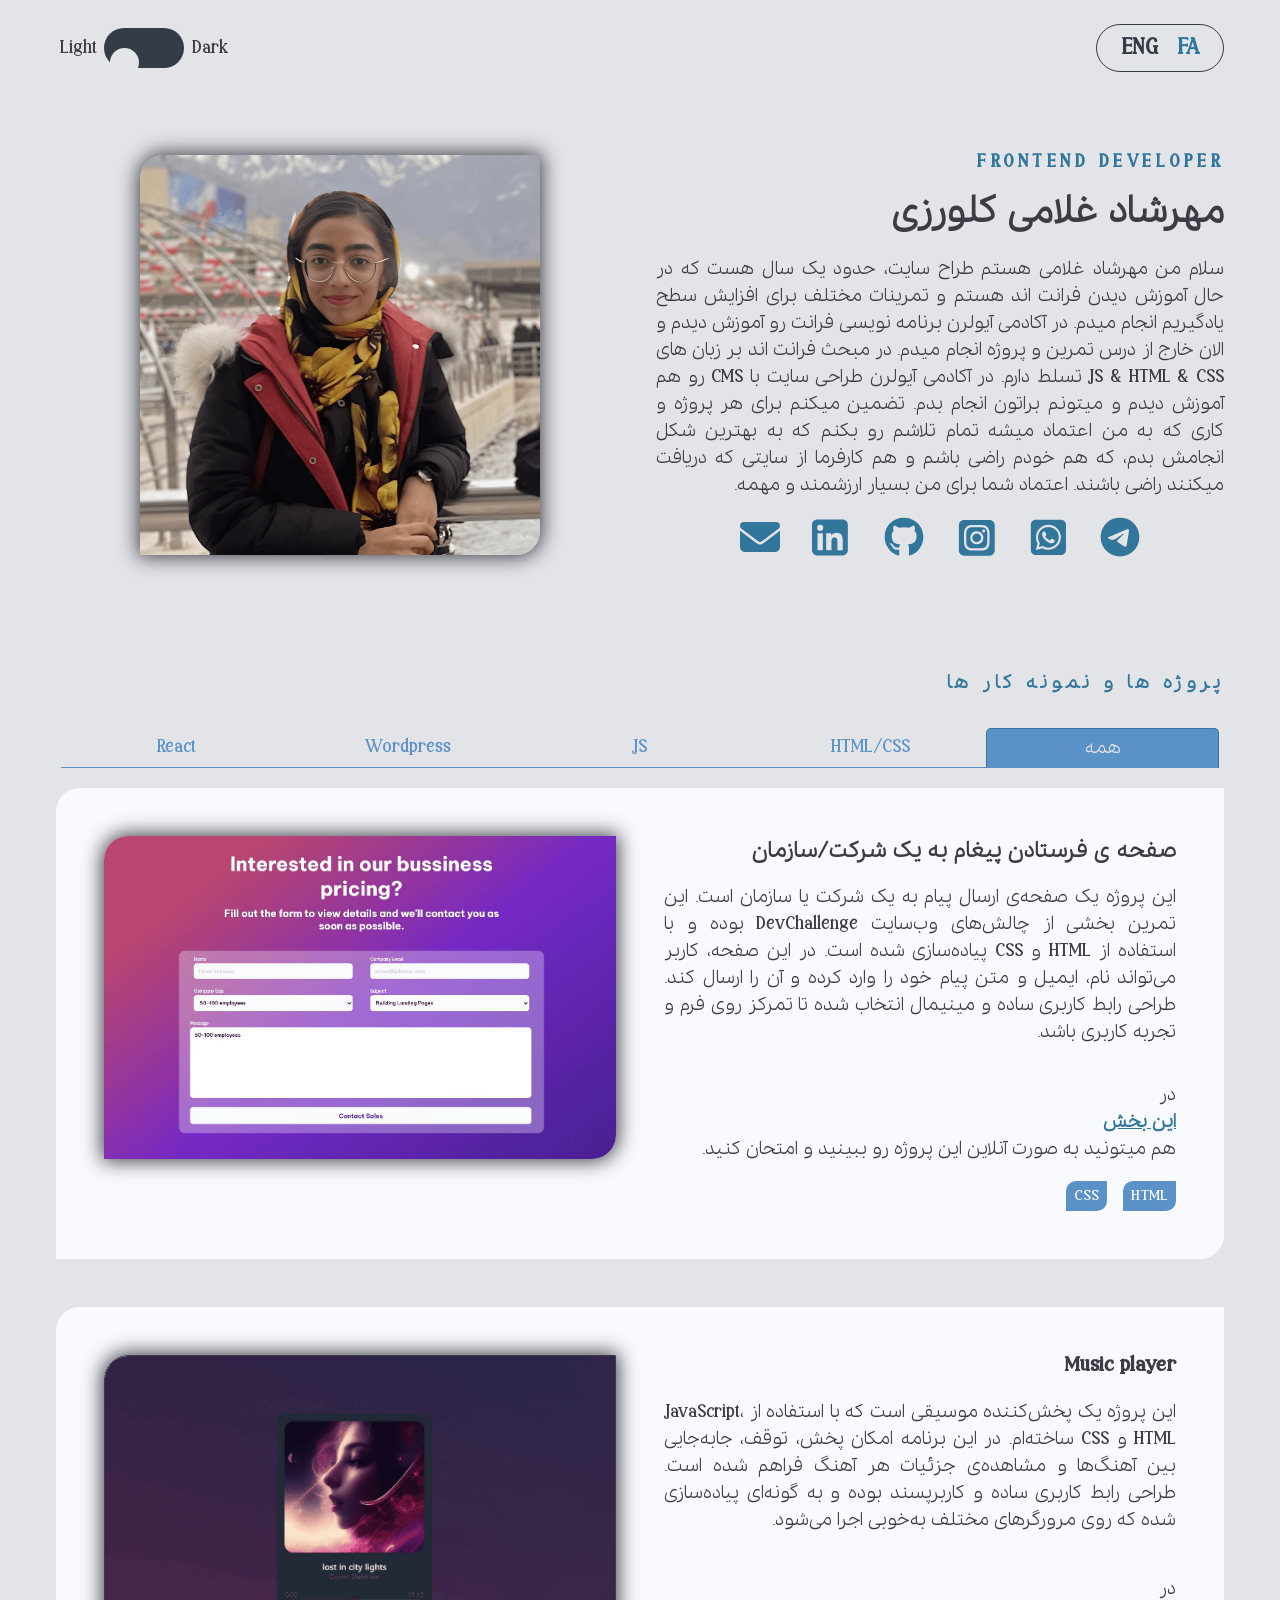
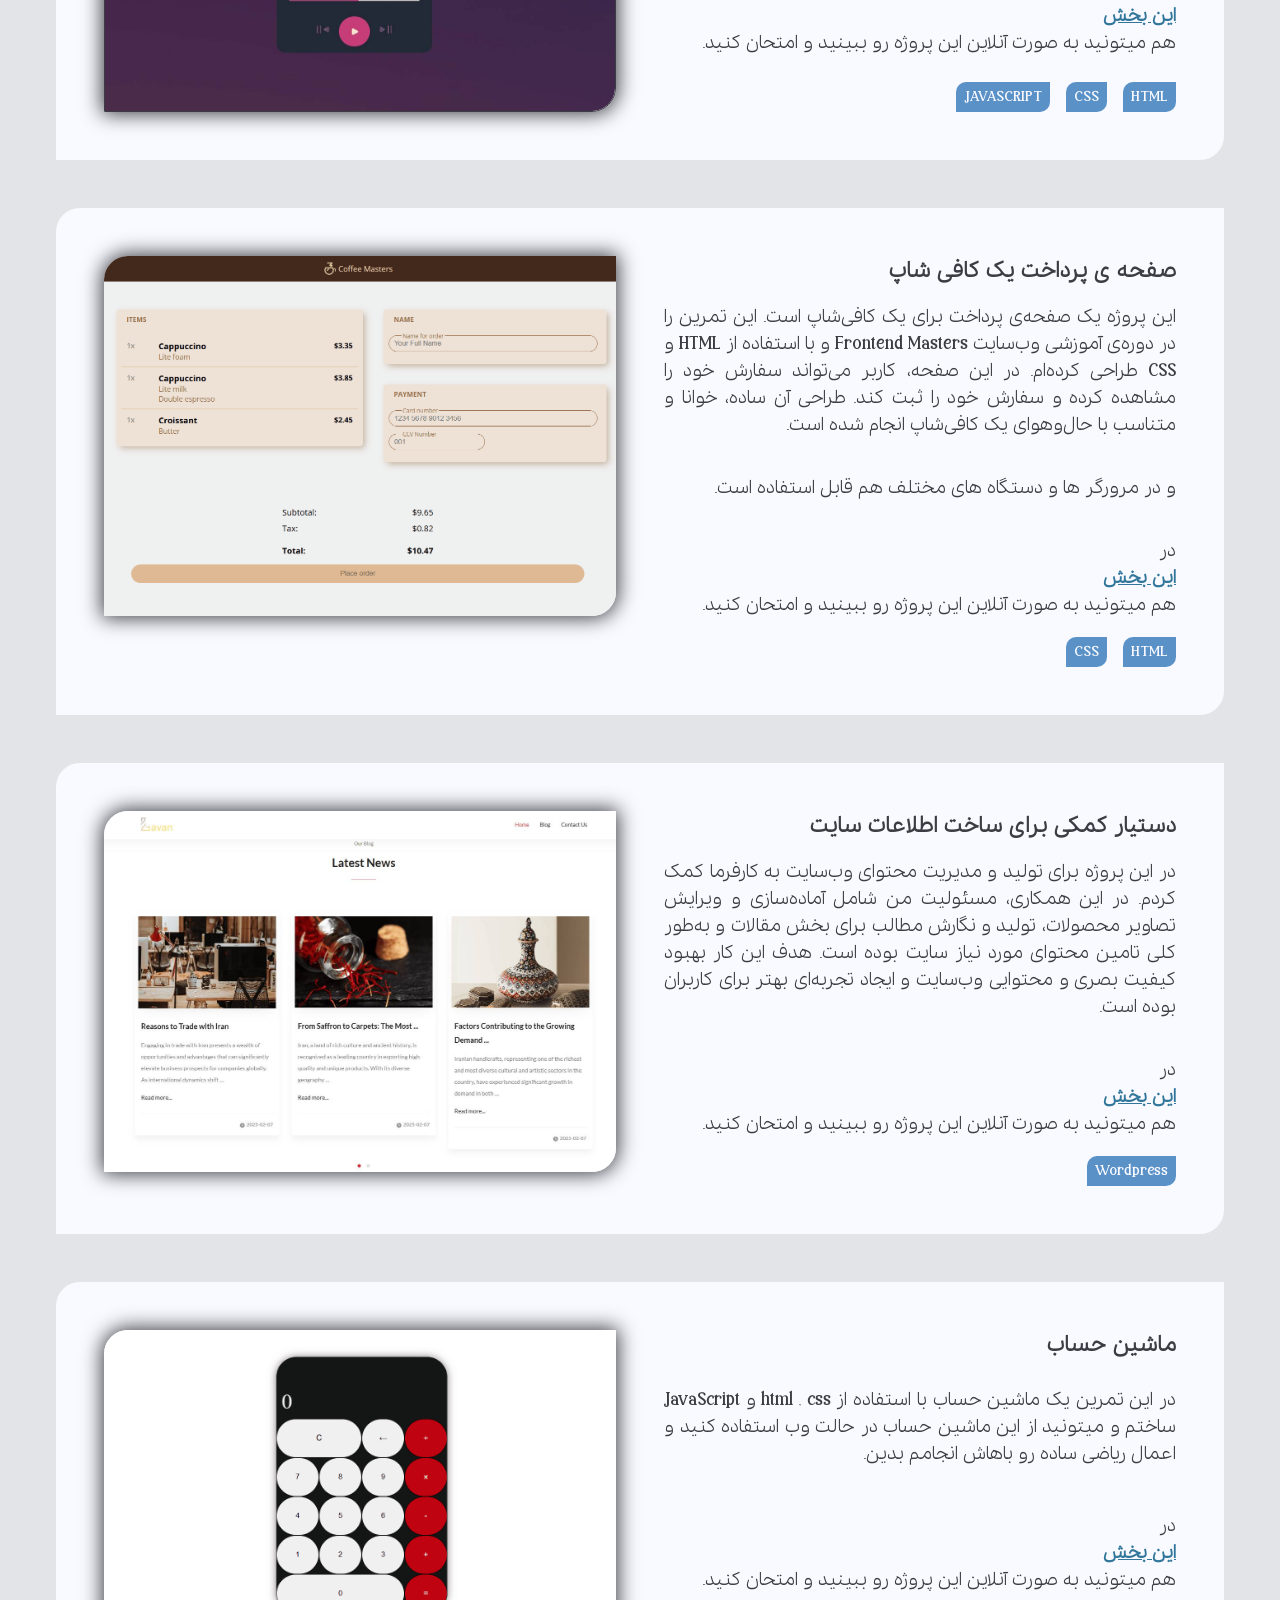
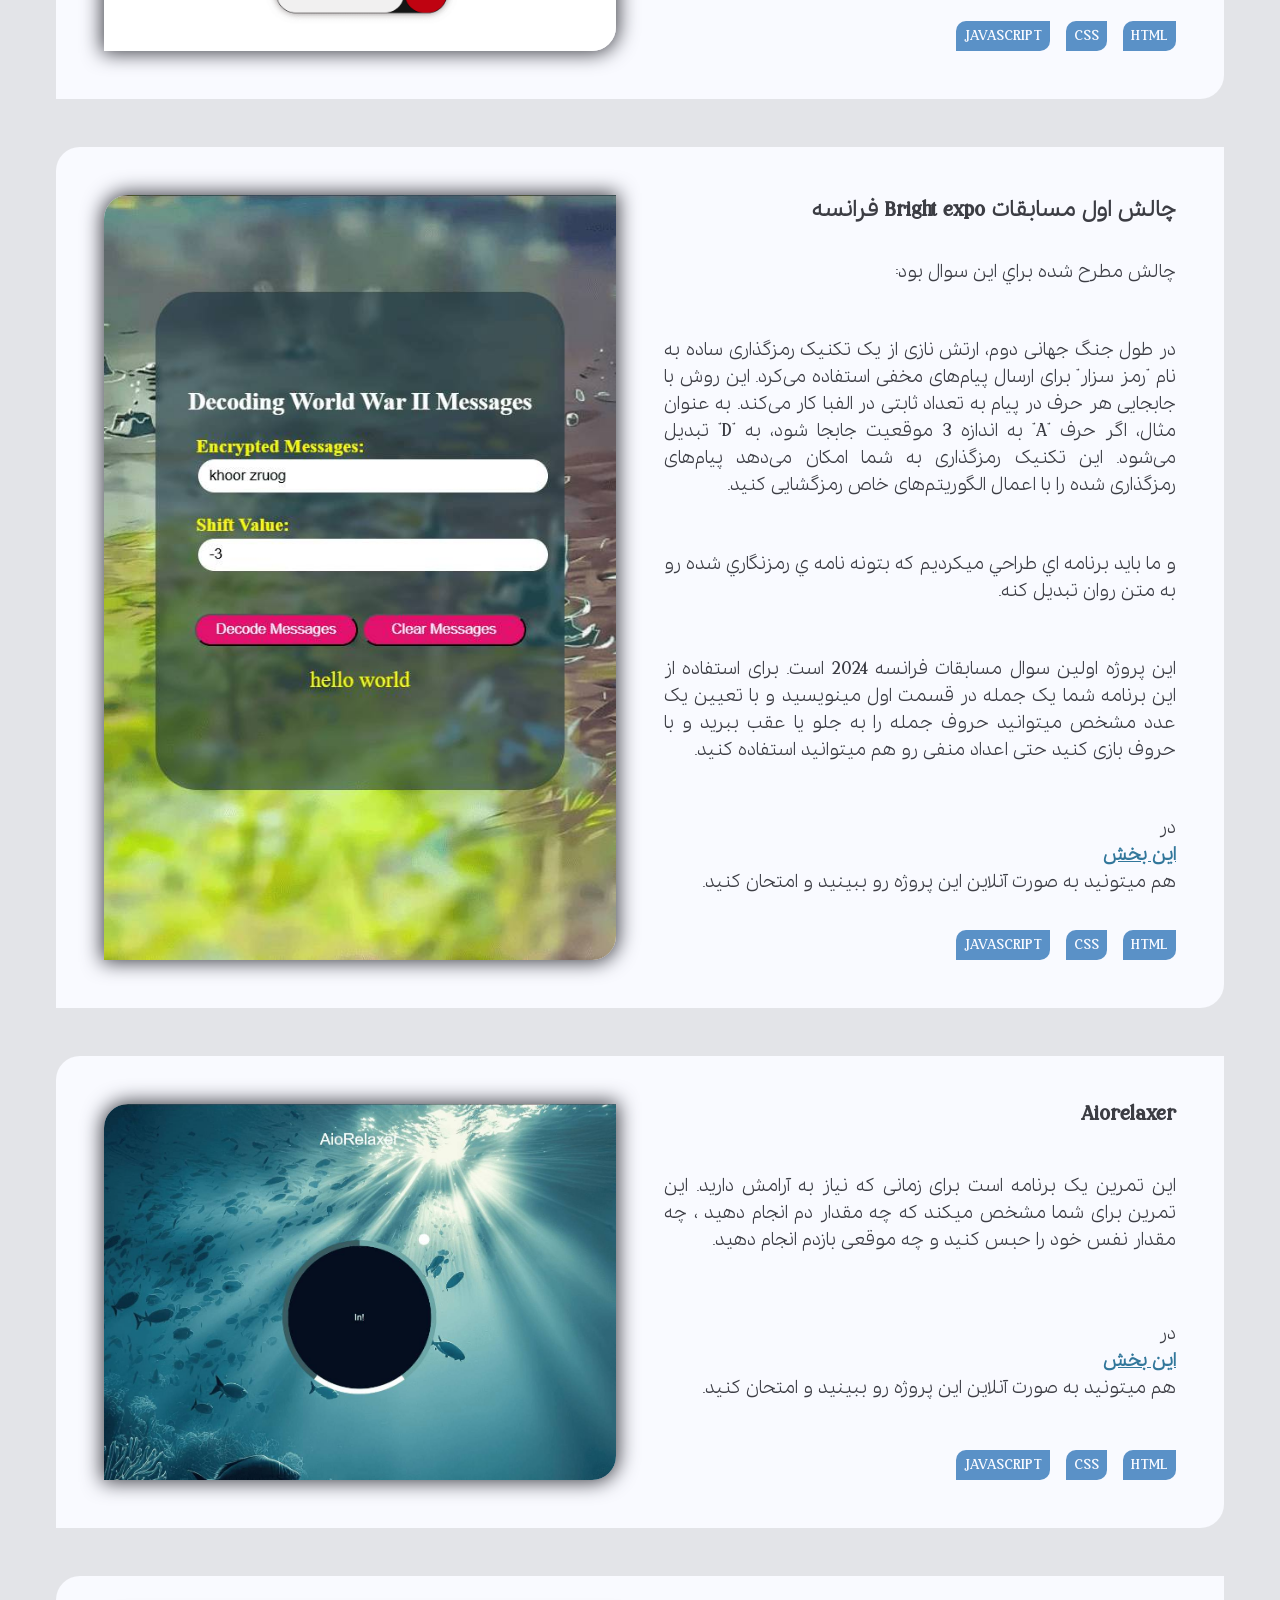
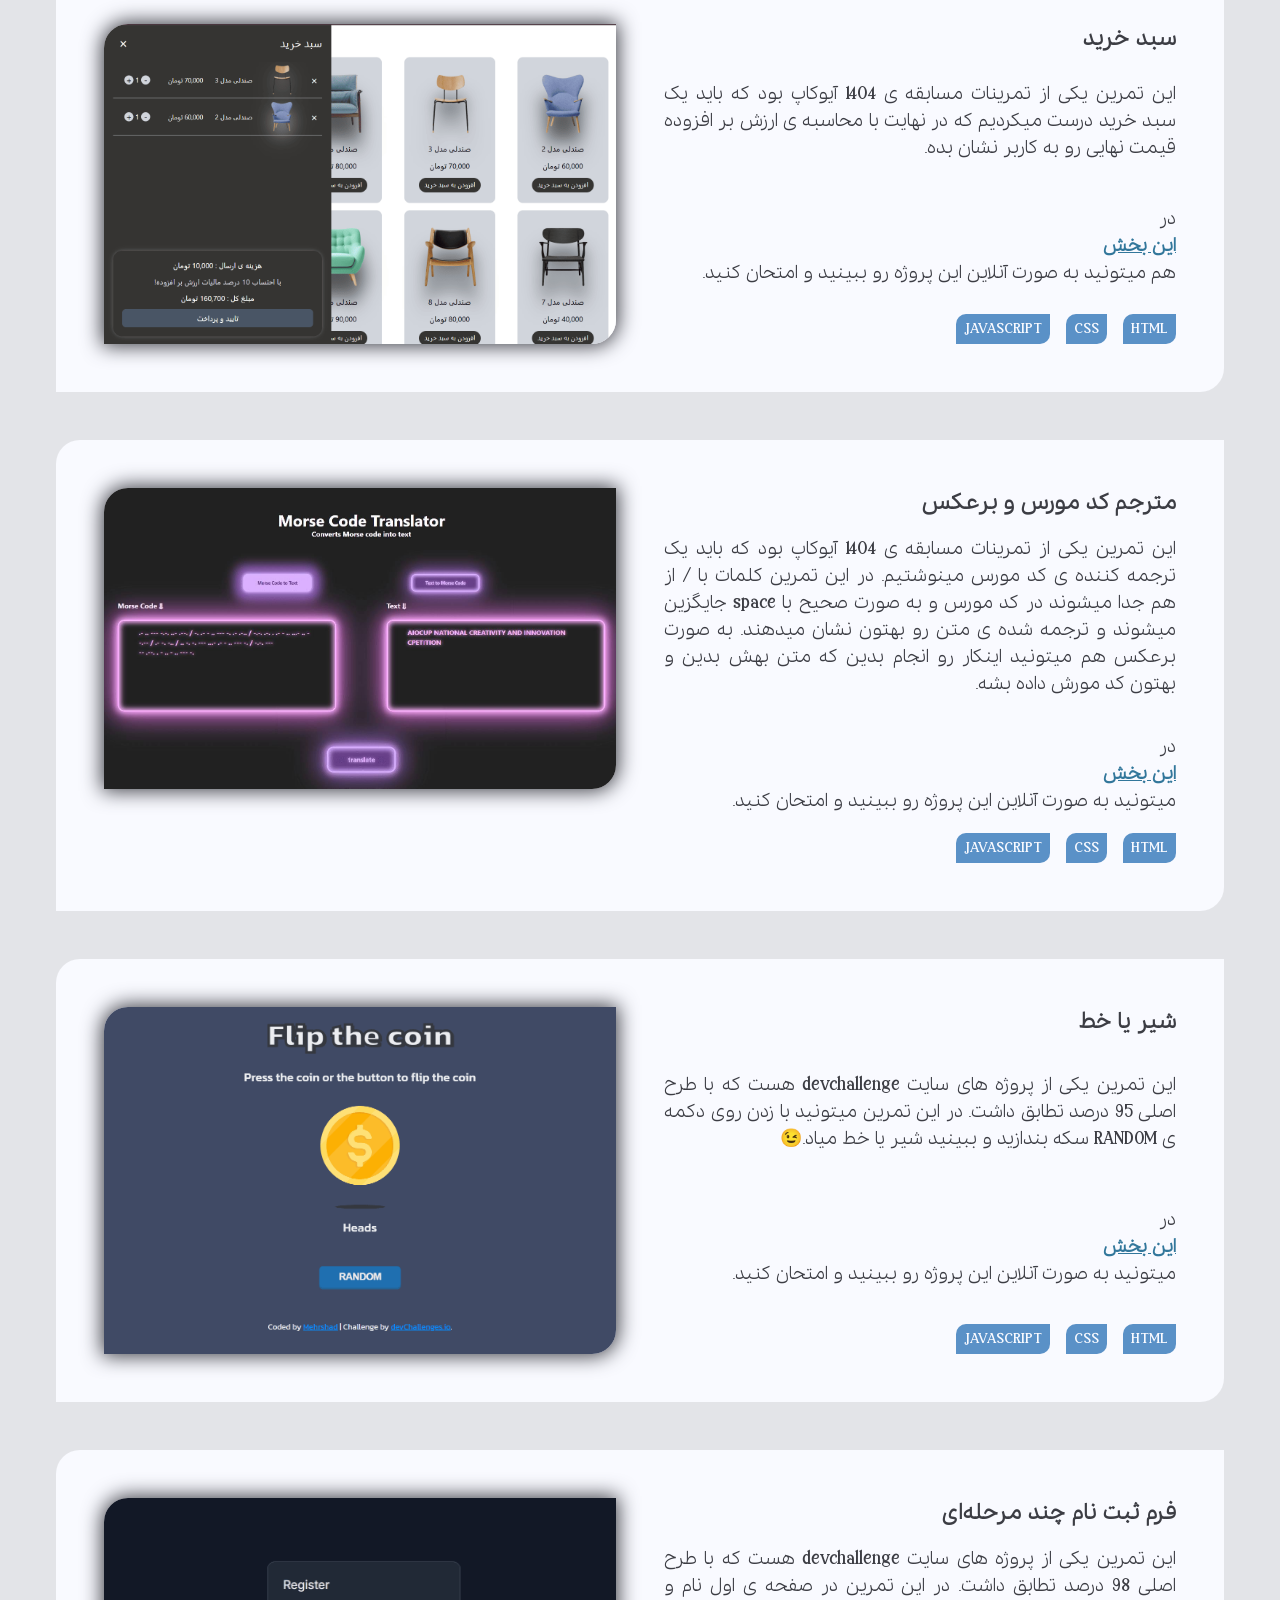
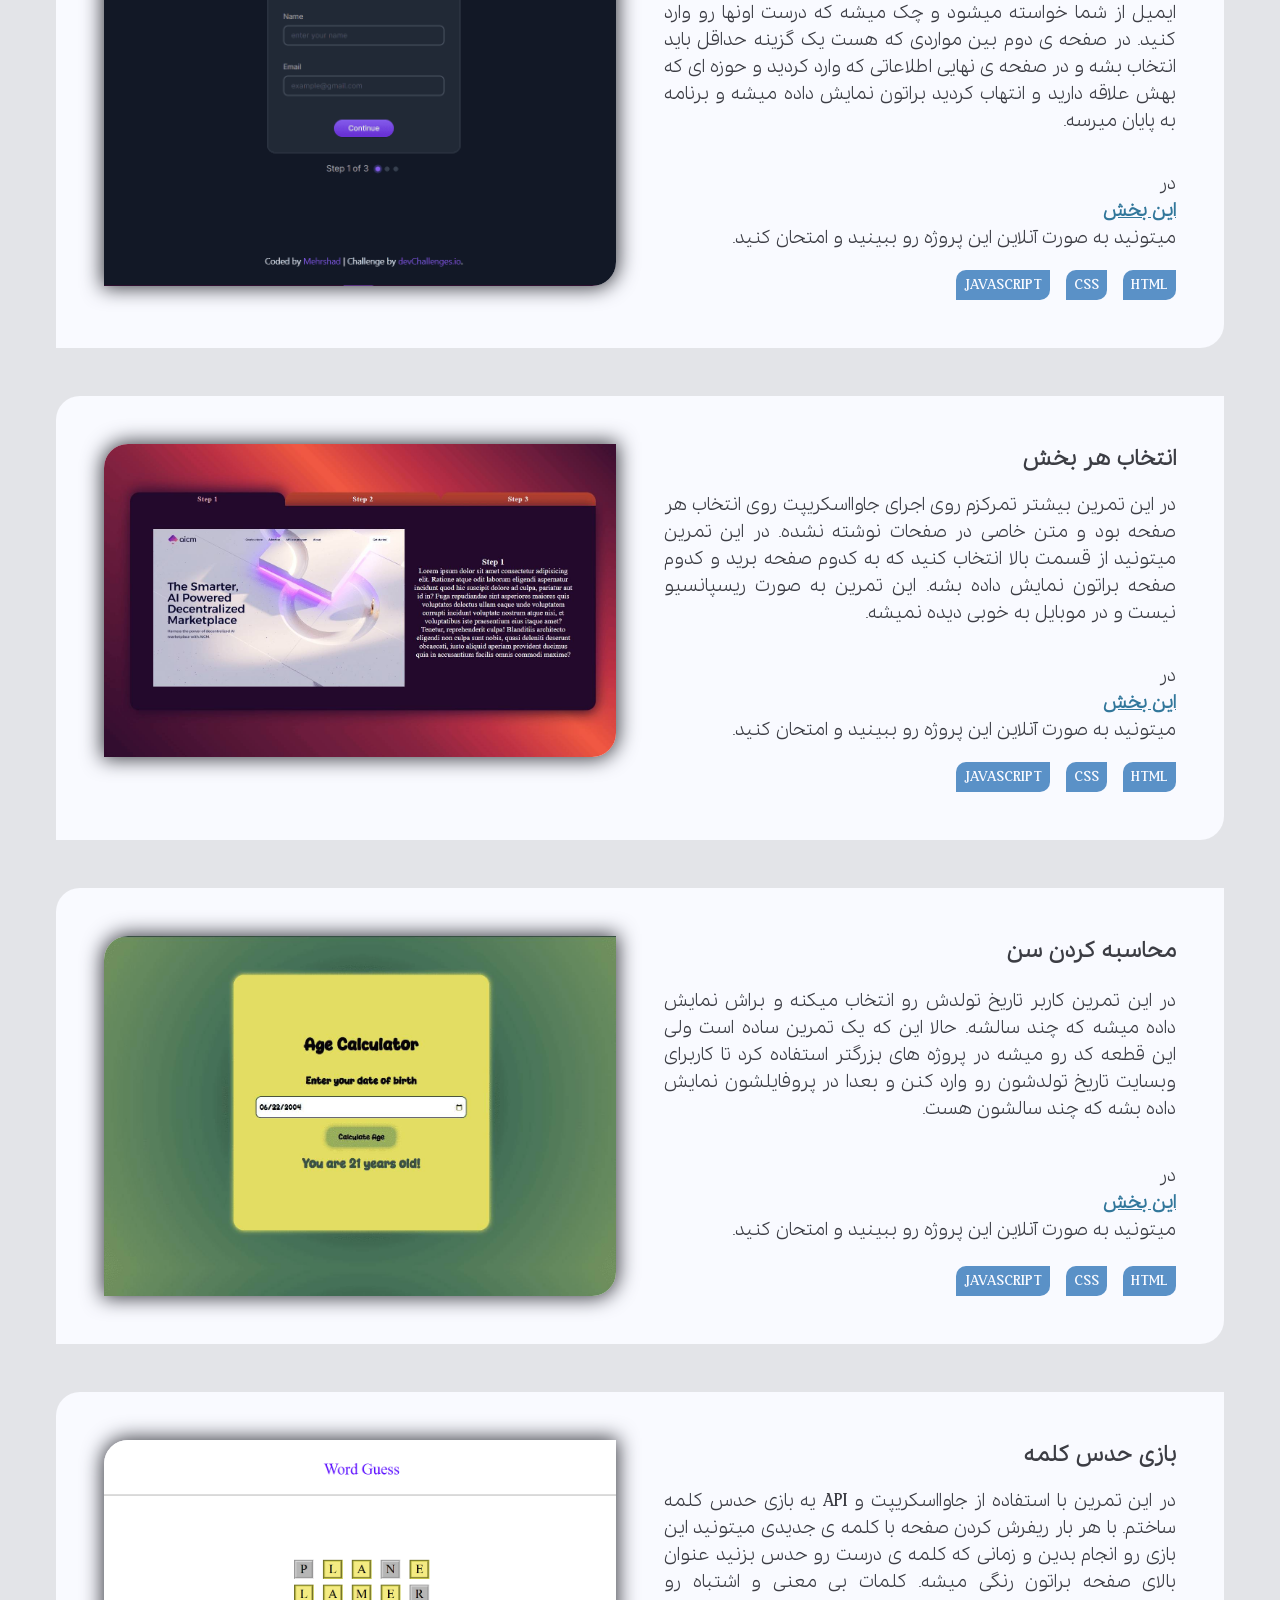
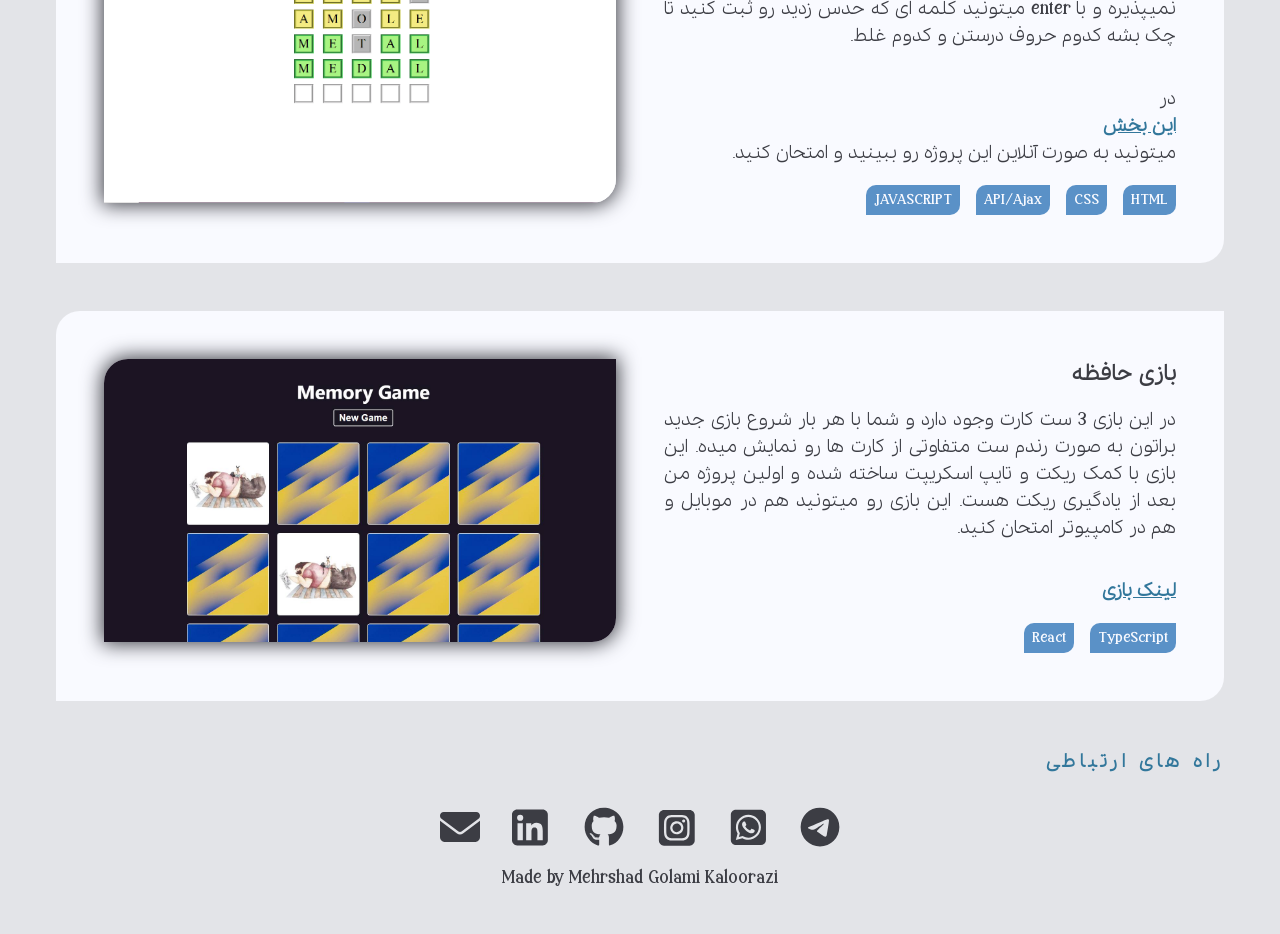
<file: index.html>
<!DOCTYPE html>
<html lang="fa" dir="rtl">
<head>
    <meta charset="UTF-8">
    <meta name="viewport" content="width=device-width, initial-scale=1.0">
    <link rel="stylesheet" href="style.css">
    <link rel="shortcut icon" href="1.png">
    <title>My Portfolio</title>
</head>
<body>
    <div class="wrapper">
      <header dir="ltr">
        <div class="themeSwicher">
          <label>Light</label>
          <button class="but">
            <div class="circle" data-set-theme="light"></div>
          </button>
          <label>Dark</label>
        </div>
        <span>
          <a href="eng-index.html" style="text-decoration: none;">ENG</a>
          <a href="index.html" style="color: #32779b; text-decoration: none;">FA</a>
        </span>
      </header>
      <article class="main-article">
        <div class="text">
          <h2>Frontend Developer</h2>
          <h1>مهرشاد غلامی کلورزی</h1>
          <p>سلام من مهرشاد غلامی هستم طراح سایت،
حدود یک سال هست که در حال آموزش دیدن فرانت اند هستم و تمرینات مختلف برای افزایش سطح یادگیریم انجام میدم.
در آکادمی آیولرن برنامه نویسی فرانت رو آموزش دیدم و الان خارج از درس تمرین و پروژه انجام میدم.
در مبحث فرانت اند بر زبان های JS & HTML & CSS تسلط دارم.
در آکادمی آیولرن طراحی سایت با CMS رو هم آموزش دیدم و میتونم براتون انجام بدم.
تضمین میکنم برای هر پروژه و کاری که به من اعتماد میشه تمام تلاشم رو بکنم که به بهترین شکل انجامش بدم، که هم خودم راضی باشم و هم کارفرما از سایتی که دریافت میکنند راضی باشند.

اعتماد شما برای من بسیار ارزشمند و مهمه.</p>
          <ul class="icons">
              <li><a href="https://t.me/Mehr_shad" target="_blank"><svg xmlns="http://www.w3.org/2000/svg" viewBox="0 0 512 512">
                  <!--!Font Awesome Free v7.0.0 by @fontawesome - https://fontawesome.com License - https://fontawesome.com/license/free Copyright 2025 Fonticons, Inc.-->
                  <title>Telegram</title>
                  <path d="M256 8a248 248 0 1 0 0 496 248 248 0 1 0 0-496zM371 176.7c-3.7 39.2-19.9 134.4-28.1 178.3-3.5 18.6-10.3 24.8-16.9 25.4-14.4 1.3-25.3-9.5-39.3-18.7-21.8-14.3-34.2-23.2-55.3-37.2-24.5-16.1-8.6-25 5.3-39.5 3.7-3.8 67.1-61.5 68.3-66.7 .2-.7 .3-3.1-1.2-4.4s-3.6-.8-5.1-.5c-2.2 .5-37.1 23.5-104.6 69.1-9.9 6.8-18.9 10.1-26.9 9.9-8.9-.2-25.9-5-38.6-9.1-15.5-5-27.9-7.7-26.8-16.3 .6-4.5 6.7-9 18.4-13.7 72.3-31.5 120.5-52.3 144.6-62.3 68.9-28.6 83.2-33.6 92.5-33.8 2.1 0 6.6 .5 9.6 2.9 2 1.7 3.2 4.1 3.5 6.7 .5 3.2 .6 6.5 .4 9.8z" class="social"/>
                </svg></a></li>
              <li><a href="https://wa.me/qr/Z7FU225FASTUP1" target="_blank"><svg xmlns="http://www.w3.org/2000/svg" viewBox="60 60 510 510">
                <title>Whatsapp</title>
                  <path d="M188.1 318.6C188.1 343.5 195.1 367.8 208.3 388.7L211.4 393.7L198.1 442.3L248 429.2L252.8 432.1C273 444.1 296.2 450.5 319.9 450.5L320 450.5C392.6 450.5 453.3 391.4 453.3 318.7C453.3 283.5 438.1 250.4 413.2 225.5C388.2 200.5 355.2 186.8 320 186.8C247.3 186.8 188.2 245.9 188.1 318.6zM370.8 394C358.2 395.9 348.4 394.9 323.3 384.1C286.5 368.2 261.5 332.6 256.4 325.4C256 324.8 255.7 324.5 255.6 324.3C253.6 321.7 239.4 302.8 239.4 283.3C239.4 264.9 248.4 255.4 252.6 251C252.9 250.7 253.1 250.5 253.3 250.2C256.9 246.2 261.2 245.2 263.9 245.2C266.5 245.2 269.2 245.2 271.5 245.3L272.3 245.3C274.6 245.3 277.5 245.3 280.4 252.1C281.6 255 283.4 259.4 285.3 263.9C288.6 271.9 292 280.2 292.6 281.5C293.6 283.5 294.3 285.8 292.9 288.4C289.5 295.2 286 298.8 283.6 301.4C280.5 304.6 279.1 306.1 281.3 310C296.6 336.3 311.9 345.4 335.2 357.1C339.2 359.1 341.5 358.8 343.8 356.1C346.1 353.5 353.7 344.5 356.3 340.6C358.9 336.6 361.6 337.3 365.2 338.6C368.8 339.9 388.3 349.5 392.3 351.5C393.1 351.9 393.8 352.2 394.4 352.5C397.2 353.9 399.1 354.8 399.9 356.1C400.8 358 400.8 366 397.5 375.2C394.2 384.5 378.4 392.9 370.8 394zM544 160C544 124.7 515.3 96 480 96L160 96C124.7 96 96 124.7 96 160L96 480C96 515.3 124.7 544 160 544L480 544C515.3 544 544 515.3 544 480L544 160zM244.1 457.9L160 480L182.5 397.8C168.6 373.8 161.3 346.5 161.3 318.5C161.4 231.1 232.5 160 319.9 160C362.3 160 402.1 176.5 432.1 206.5C462 236.5 480 276.3 480 318.7C480 406.1 407.3 477.2 319.9 477.2C293.3 477.2 267.2 470.5 244.1 457.9z" class="social"/>
                </svg></a></li>
              <li><a href="https://www.instagram.com/web_with_mehrshad" target="_blank"><svg xmlns="http://www.w3.org/2000/svg" viewBox="60 60 500 500">
                <title>Instagram</title>
                <path d="M290.4 275.7C274 286 264.5 304.5 265.5 323.8C266.6 343.2 278.2 360.4 295.6 368.9C313.1 377.3 333.8 375.5 349.6 364.3C366 354 375.5 335.5 374.5 316.2C373.4 296.8 361.8 279.6 344.4 271.1C326.9 262.7 306.2 264.5 290.4 275.7zM432.7 207.3C427.5 202.1 421.2 198 414.3 195.3C396.2 188.2 356.7 188.5 331.2 188.8C327.1 188.8 323.3 188.9 320 188.9C316.7 188.9 312.8 188.9 308.6 188.8C283.1 188.5 243.8 188.1 225.7 195.3C218.8 198 212.6 202.1 207.3 207.3C202 212.5 198 218.8 195.3 225.7C188.2 243.8 188.6 283.4 188.8 308.9C188.8 313 188.9 316.8 188.9 320C188.9 323.2 188.9 327 188.8 331.1C188.6 356.6 188.2 396.2 195.3 414.3C198 421.2 202.1 427.4 207.3 432.7C212.5 438 218.8 442 225.7 444.7C243.8 451.8 283.3 451.5 308.8 451.2C312.9 451.2 316.7 451.1 320 451.1C323.3 451.1 327.2 451.1 331.4 451.2C356.9 451.5 396.2 451.9 414.3 444.7C421.2 442 427.4 437.9 432.7 432.7C438 427.5 442 421.2 444.7 414.3C451.9 396.3 451.5 356.9 451.2 331.3C451.2 327.1 451.1 323.2 451.1 319.9C451.1 316.6 451.1 312.8 451.2 308.5C451.5 283 451.9 243.6 444.7 225.5C442 218.6 437.9 212.4 432.7 207.1L432.7 207.3zM365.6 251.8C383.7 263.9 396.2 282.7 400.5 304C404.8 325.3 400.3 347.5 388.2 365.6C382.2 374.6 374.5 382.2 365.6 388.2C356.7 394.2 346.6 398.3 336 400.4C314.7 404.6 292.5 400.2 274.4 388.1C256.3 376 243.8 357.2 239.5 335.9C235.2 314.6 239.7 292.4 251.7 274.3C263.7 256.2 282.6 243.7 303.9 239.4C325.2 235.1 347.4 239.6 365.5 251.6L365.6 251.6zM394.8 250.5C391.7 248.4 389.2 245.4 387.7 241.9C386.2 238.4 385.9 234.6 386.6 230.8C387.3 227 389.2 223.7 391.8 221C394.4 218.3 397.9 216.5 401.6 215.8C405.3 215.1 409.2 215.4 412.7 216.9C416.2 218.4 419.2 220.8 421.3 223.9C423.4 227 424.5 230.7 424.5 234.5C424.5 237 424 239.5 423.1 241.8C422.2 244.1 420.7 246.2 419 248C417.3 249.8 415.1 251.2 412.8 252.2C410.5 253.2 408 253.7 405.5 253.7C401.7 253.7 398 252.6 394.9 250.5L394.8 250.5zM544 160C544 124.7 515.3 96 480 96L160 96C124.7 96 96 124.7 96 160L96 480C96 515.3 124.7 544 160 544L480 544C515.3 544 544 515.3 544 480L544 160zM453 453C434.3 471.7 411.6 477.6 386 478.9C359.6 480.4 280.4 480.4 254 478.9C228.4 477.6 205.7 471.7 187 453C168.3 434.3 162.4 411.6 161.2 386C159.7 359.6 159.7 280.4 161.2 254C162.5 228.4 168.3 205.7 187 187C205.7 168.3 228.5 162.4 254 161.2C280.4 159.7 359.6 159.7 386 161.2C411.6 162.5 434.3 168.3 453 187C471.7 205.7 477.6 228.4 478.8 254C480.3 280.3 480.3 359.4 478.8 385.9C477.5 411.5 471.7 434.2 453 452.9L453 453z" class="social"/>
              </svg></a></li>
              <li><a href="https://github.com/Mehrghk" target="_blank"><svg xmlns="http://www.w3.org/2000/svg" viewBox="0 0 496 512">
                <title>Github</title>
                    <path d="M165.9 397.4c0 2-2.3 3.6-5.2 3.6-3.3 .3-5.6-1.3-5.6-3.6 0-2 2.3-3.6 5.2-3.6 3-.3 5.6 1.3 5.6 3.6zm-31.1-4.5c-.7 2 1.3 4.3 4.3 4.9 2.6 1 5.6 0 6.2-2s-1.3-4.3-4.3-5.2c-2.6-.7-5.5 .3-6.2 2.3zm44.2-1.7c-2.9 .7-4.9 2.6-4.6 4.9 .3 2 2.9 3.3 5.9 2.6 2.9-.7 4.9-2.6 4.6-4.6-.3-1.9-3-3.2-5.9-2.9zM244.8 8C106.1 8 0 113.3 0 252c0 110.9 69.8 205.8 169.5 239.2 12.8 2.3 17.3-5.6 17.3-12.1 0-6.2-.3-40.4-.3-61.4 0 0-70 15-84.7-29.8 0 0-11.4-29.1-27.8-36.6 0 0-22.9-15.7 1.6-15.4 0 0 24.9 2 38.6 25.8 21.9 38.6 58.6 27.5 72.9 20.9 2.3-16 8.8-27.1 16-33.7-55.9-6.2-112.3-14.3-112.3-110.5 0-27.5 7.6-41.3 23.6-58.9-2.6-6.5-11.1-33.3 2.6-67.9 20.9-6.5 69 27 69 27 20-5.6 41.5-8.5 62.8-8.5s42.8 2.9 62.8 8.5c0 0 48.1-33.6 69-27 13.7 34.7 5.2 61.4 2.6 67.9 16 17.7 25.8 31.5 25.8 58.9 0 96.5-58.9 104.2-114.8 110.5 9.2 7.9 17 22.9 17 46.4 0 33.7-.3 75.4-.3 83.6 0 6.5 4.6 14.4 17.3 12.1C428.2 457.8 496 362.9 496 252 496 113.3 383.5 8 244.8 8zM97.2 352.9c-1.3 1-1 3.3 .7 5.2 1.6 1.6 3.9 2.3 5.2 1 1.3-1 1-3.3-.7-5.2-1.6-1.6-3.9-2.3-5.2-1zm-10.8-8.1c-.7 1.3 .3 2.9 2.3 3.9 1.6 1 3.6 .7 4.3-.7 .7-1.3-.3-2.9-2.3-3.9-2-.6-3.6-.3-4.3 .7zm32.4 35.6c-1.6 1.3-1 4.3 1.3 6.2 2.3 2.3 5.2 2.6 6.5 1 1.3-1.3 .7-4.3-1.3-6.2-2.2-2.3-5.2-2.6-6.5-1zm-11.4-14.7c-1.6 1-1.6 3.6 0 5.9 1.6 2.3 4.3 3.3 5.6 2.3 1.6-1.3 1.6-3.9 0-6.2-1.4-2.3-4-3.3-5.6-2z" class="social" />
                  </svg></a></li>
                  <li><a href="www.linkedin.com/in/mehrshad-ghoalmi">
                    <svg xmlns="http://www.w3.org/2000/svg" viewBox="0 0 500 500">
                      <title>LinkedIn</title>
                      <path d="M64 32C28.7 32 0 60.7 0 96L0 416c0 35.3 28.7 64 64 64l320 0c35.3 0 64-28.7 64-64l0-320c0-35.3-28.7-64-64-64L64 32zm5 170.2l66.5 0 0 213.8-66.5 0 0-213.8zm71.7-67.7a38.5 38.5 0 1 1 -77 0 38.5 38.5 0 1 1 77 0zM317.9 416l0-104c0-24.8-.5-56.7-34.5-56.7-34.6 0-39.9 27-39.9 54.9l0 105.8-66.4 0 0-213.8 63.7 0 0 29.2 .9 0c8.9-16.8 30.6-34.5 62.9-34.5 67.2 0 79.7 44.3 79.7 101.9l0 117.2-66.4 0z" class="social"/></svg></a></li>
              <li><a href="mailto:megh92701@gmail.com"><svg xmlns="http://www.w3.org/2000/svg" viewBox="0 0 512 512">
                <title>Email</title>
                    <path d="M48 64C21.5 64 0 85.5 0 112c0 15.1 7.1 29.3 19.2 38.4L236.8 313.6c11.4 8.5 27 8.5 38.4 0L492.8 150.4c12.1-9.1 19.2-23.3 19.2-38.4c0-26.5-21.5-48-48-48L48 64zM0 176L0 384c0 35.3 28.7 64 64 64l384 0c35.3 0 64-28.7 64-64l0-208L294.4 339.2c-22.8 17.1-54 17.1-76.8 0L0 176z" class="social" />
                  </svg></a></li>
            </ul>
        </div>
        <img src="Upscaled2.png" alt="Mehrshad Gholami Kaloorazi." />
      </article>
      <main>
        <h2 class="h2-footer">پروژه ها و نمونه کار ها</h2>
        <ul class="project-type">
          <li name="All" class="active">
            <span>همه</span>
          </li>
          <li name="CSS">
            <span>HTML/CSS</span>
          </li>
          <li name="JS">
            <span>JS</span>
          </li>
          <li name="Wordpress">
            <span>Wordpress</span>
          </li>
          <li name="React">
            <span>React</span>
          </li>
        </ul>
        
        <div class="All-panel projects">
          <article class="project">
            <div class="text">
              <h3>صفحه ی فرستادن پیغام به یک شرکت/سازمان</h3>
              <p>این پروژه یک صفحه‌ی ارسال پیام به یک شرکت یا سازمان است.
    این تمرین بخشی از چالش‌های وب‌سایت DevChallenge بوده و با استفاده از HTML و CSS پیاده‌سازی شده است. در این صفحه، کاربر می‌تواند نام، ایمیل و متن پیام خود را وارد کرده و آن را ارسال کند. طراحی رابط کاربری ساده و مینیمال انتخاب شده تا تمرکز روی فرم و تجربه کاربری باشد.</p>
              <p>در 
                  <a target="_blank" href="https://mehrghk.github.io/contact-page/">این بخش</a> 
                  هم میتونید به صورت آنلاین این پروژه رو ببینید و امتحان کنید.
              </p>
              <ul>
                <li>HTML</li>
                <li>CSS</li>
              </ul>
            </div>
            <img src="Projects/contact-page.jpg" alt="Contact Page">
          </article>
          <article class="project">
            <div class="text">
              <h3>Music player</h3>
                <p>این پروژه یک پخش‌کننده موسیقی است که با استفاده از JavaScript، HTML و CSS ساخته‌ام.
      در این برنامه امکان پخش، توقف، جابه‌جایی بین آهنگ‌ها و مشاهده‌ی جزئیات هر آهنگ فراهم شده است. طراحی رابط کاربری ساده و کاربرپسند بوده و به گونه‌ای پیاده‌سازی شده که روی مرورگرهای مختلف به‌خوبی اجرا می‌شود. </p>
                <p>در 
                  <a target="_blank" href="https://mehrghk.github.io/Music-Player-by-Mehrshad/">این بخش</a> 
                  هم میتونید به صورت آنلاین این پروژه رو ببینید و امتحان کنید.
                </p>
              <ul>
                <li>HTML</li>
                <li>CSS</li>
                <li>JAVASCRIPT</li>
              </ul>
              
            </div>
            <img src="Projects/music-palyer.jpg" alt="Grid-based layout with 3 columns and 4 rows, some merged, featuring planets and moons." class="img-border">

          </article>
          <article class="project">
            <div class="text">
              <h3>صفحه ی پرداخت یک کافی شاپ</h3>
              <p>این پروژه یک صفحه‌ی پرداخت برای یک کافی‌شاپ است.
    این تمرین را در دوره‌ی آموزشی وب‌سایت Frontend Masters و با استفاده از HTML و CSS طراحی کرده‌ام. در این صفحه، کاربر می‌تواند سفارش خود را مشاهده کرده و سفارش خود  را ثبت کند. طراحی آن ساده، خوانا و متناسب با حال‌وهوای یک کافی‌شاپ انجام شده است.</p>
    <p>و در مرورگر ها و دستگاه های مختلف هم قابل استفاده است.</p>
              <p>در 
                <a target="_blank" href="https://mehrghk.github.io/Coffee-Masters/">این بخش</a> 
                هم میتونید به صورت آنلاین این پروژه رو ببینید و امتحان کنید.
              </p>
              <ul>
                <li>HTML</li>
                <li>CSS</li>
              </ul>
            </div>
            <img src="Projects/coffee-masters.jpg" alt="A page for placing order in a cafe">
          </article>
          <article class="project">
            <div class="text">
              <h3>دستیار کمکی برای ساخت اطلاعات سایت</h3>
              <p> در این پروژه برای تولید و مدیریت محتوای وب‌سایت به کارفرما کمک کردم.
    در این همکاری، مسئولیت من شامل آماده‌سازی و ویرایش تصاویر محصولات، تولید و نگارش مطالب برای بخش مقالات و به‌طور کلی تامین محتوای مورد نیاز سایت بوده است. هدف این کار بهبود کیفیت بصری و محتوایی وب‌سایت و ایجاد تجربه‌ای بهتر برای کاربران بوده است.</p>
              <p>در 
                <a target="_blank" href="https://lavantrading.com/">این بخش</a> 
                هم میتونید به صورت آنلاین این پروژه رو ببینید و امتحان کنید.
              </p>
              <ul>
                <li>Wordpress</li>
              </ul>
            </div>
            <img src="Projects/پروژه 1.jpg" alt="A page for placing order in a cafe">
          </article>
          <article class="project">
            <div class="text">
              <h3>ماشین حساب</h3>
              <p>در این تمرین یک ماشین حساب با استفاده از html , css و JavaScript ساختم و میتونید از این ماشین حساب در حالت وب استفاده کنید و اعمال ریاضی ساده رو باهاش انجامم بدین.</p>
              <p>در 
                <a target="_blank" href="https://mehrghk.github.io/calculator/">این بخش</a> 
                هم میتونید به صورت آنلاین این پروژه رو ببینید و امتحان کنید.
              </p>
              <ul>
                <li>HTML</li>
                <li>CSS</li>
                <li>JAVASCRIPT</li>
              </ul>
            </div>
            <img src="Projects/calculator.jpg" alt="Calculator">
          </article>
          <article class="project">
            <div class="text">
              <h3>چالش اول مسابقات Bright expo فرانسه</h3>
              <p>چالش مطرح شده براي اين سوال بود:</p>
              <p>در طول جنگ جهانی دوم، ارتش نازی از یک تکنیک رمزگذاری ساده به نام "رمز سزار" برای ارسال پیام‌های مخفی استفاده می‌کرد. این روش با جابجایی هر حرف در پیام به تعداد ثابتی در الفبا کار می‌کند. به عنوان مثال، اگر حرف "A" به اندازه 3 موقعیت جابجا شود، به "D" تبدیل می‌شود. این تکنیک رمزگذاری به شما امکان می‌دهد پیام‌های رمزگذاری شده را با اعمال الگوریتم‌های خاص رمزگشایی کنید.</p>
              <p>و ما بايد برنامه اي طراحي ميكرديم كه بتونه نامه ي رمزنگاري شده رو به متن روان تبديل كنه.</p>
              <p>این پروژه اولین سوال مسابقات فرانسه 2024 است. برای استفاده از این برنامه شما یک جمله در قسمت اول مینویسید و با تعیین یک عدد مشخص میتوانید حروف جمله را به جلو یا عقب ببرید و با حروف بازی کنید حتی اعداد منفی رو هم میتوانید استفاده کنید.</p>
              <p>در 
                <a target="_blank" href="https://mehrghk.github.io/BrightExpoChallenge1/">این بخش</a> 
                هم میتونید به صورت آنلاین این پروژه رو ببینید و امتحان کنید.
              </p>
              <ul>
                <li>HTML</li>
                <li>CSS</li>
                <li>JAVASCRIPT</li>
              </ul>
            </div>
            <img class="in-desktop" src="Projects/BrightExpo Challenge1.jpg" alt="BrightExpo Challenge1">
            <img class="in-mobile" src="Projects/BrightExpo Challenge.jpg" alt="BrightExpo Challenge1">
          </article>
          <article class="project">
            <div class="text">
              <h3>Aiorelaxer</h3>
              <p>این تمرین یک برنامه است برای زمانی که نیاز به آرامش دارید. این تمرین برای شما مشخص میکند که چه مقدار دم انجام دهید ، چه مقدار نفس خود را حبس کنید و چه موقعی بازدم انجام دهید.</p>
              <p>در 
                <a target="_blank" href="https://mehrghk.github.io/Aiorelaxer/">این بخش</a> 
                هم میتونید به صورت آنلاین این پروژه رو ببینید و امتحان کنید.
              </p>
              <ul>
                <li>HTML</li>
                <li>CSS</li>
                <li>JAVASCRIPT</li>
              </ul>
            </div>
            <img src="Projects/aiorelaxer.jpg" alt="A page for relaxing(breath)">
          </article>
          <article class="project">
            <div class="text">
              <h3>سبد خرید</h3>
              <p>این تمرین یکی از تمرینات مسابقه ی 1404 آیوکاپ بود که باید یک سبد خرید درست میکردیم که در نهایت با محاسبه ی ارزش بر افزوده قیمت نهایی رو به کاربر نشان بده.</p>
              <p>در 
                <a target="_blank" href="https://mehrghk.github.io/ShoppingCartByMehrshadGholami/">این بخش</a> 
                هم میتونید به صورت آنلاین این پروژه رو ببینید و امتحان کنید.
              </p>
              <ul>
                <li>HTML</li>
                <li>CSS</li>
                <li>JAVASCRIPT</li>
              </ul>
            </div>
            <img src="Projects/sabad kharid.jpg" alt="A shopping cart project">
          </article>
          <article class="project">
            <div class="text">
              <h3>مترجم کد مورس و برعکس</h3>
              <p>این تمرین یکی از تمرینات مسابقه ی 1404 آیوکاپ بود که باید یک ترجمه کننده ی کد مورس مینوشتیم. در این تمرین کلمات با / از هم جدا میشوند در کد مورس و به صورت صحیح با space جایگزین میشوند و ترجمه  شده ی متن رو بهتون نشان میدهند.
                به صورت برعکس هم میتونید اینکار رو انجام بدین که متن بهش بدین و بهتون کد مورش داده بشه.
              </p>
              <p>در 
                <a target="_blank" href="https://mehrghk.github.io/MorseToTextOrTextToMorseTranslatorByMehrshad/">این بخش</a> 
              میتونید به صورت آنلاین این پروژه رو ببینید و امتحان کنید.
              </p>
              <ul>
                <li>HTML</li>
                <li>CSS</li>
                <li>JAVASCRIPT</li>
              </ul>
            </div>
            <img src="Projects/morse-code-translator.jpg" alt="a translator for morse code to text and vice versa">
          </article>
          <article class="project">
            <div class="text">
              <h3>شیر یا خط</h3>
              <p>این تمرین یکی از پروژه های سایت devchallenge هست که با طرح اصلی 95 درصد تطابق داشت.
                در این تمرین میتونید با زدن روی دکمه ی RANDOM سکه بندازید و ببینید شیر یا خط میاد.😉
              </p>
              <p>در 
                <a target="_blank" href="https://mehrghk.github.io/Fliping-Coin/">این بخش</a> 
              میتونید به صورت آنلاین این پروژه رو ببینید و امتحان کنید.
              </p>
              <ul>
                <li>HTML</li>
                <li>CSS</li>
                <li>JAVASCRIPT</li>
              </ul>
            </div>
            <img src="Projects/flip-the-coin.jpg" alt="flip the coin page">
          </article>
          <article class="project">
            <div class="text">
              <h3>فرم ثبت نام چند مرحله‌ای</h3>
              <p>این تمرین یکی از پروژه های سایت devchallenge هست که با طرح اصلی 98 درصد تطابق داشت.
                در این تمرین در صفحه ی اول نام و ایمیل از شما خواسته میشود و چک میشه که درست اونها رو وارد کنید.
                در صفحه ی دوم بین مواردی که هست یک گزینه حداقل باید انتخاب بشه و در صفحه ی نهایی اطلاعاتی که وارد کردید و حوزه ای که بهش علاقه دارید و انتهاب کردید براتون نمایش داده میشه و برنامه به پایان میرسه.
              </p>
              <p>در 
                <a target="_blank" href="https://mehrghk.github.io/Multi-Step-Register-Form-By-Mehrshad/">این بخش</a> 
              میتونید به صورت آنلاین این پروژه رو ببینید و امتحان کنید.
              </p>
              <ul>
                <li>HTML</li>
                <li>CSS</li>
                <li>JAVASCRIPT</li>
              </ul>
            </div>
            <img src="Projects/multi-step-register-form.jpg" alt="flip the coin page">
          </article>
          <article class="project">
            <div class="text">
              <h3>انتخاب هر بخش</h3>
              <p>در این تمرین بیشتر تمرکزم روی اجرای جاوااسکریپت روی انتخاب هر صفحه بود و متن خاصی در صفحات نوشته نشده.
                در این تمرین میتونید از قسمت بالا انتخاب کنید که به کدوم صفحه برید و کدوم صفحه براتون نمایش داده بشه.
                این تمرین به صورت ریسپانسیو نیست و در موبایل به خوبی دیده نمیشه.
              </p>
              <p>در 
                <a target="_blank" href="https://mehrghk.github.io/Tab-Sections/">این بخش</a> 
              میتونید به صورت آنلاین این پروژه رو ببینید و امتحان کنید.
              </p>
              <ul>
                <li>HTML</li>
                <li>CSS</li>
                <li>JAVASCRIPT</li>
              </ul>
            </div>
            <img src="Projects/tab-sections.jpg" alt="tab chosing project">
          </article>
          <article class="project">
            <div class="text">
              <h3>محاسبه کردن سن</h3>
              <p>در این تمرین کاربر تاریخ تولدش رو انتخاب میکنه و براش نمایش داده میشه که چند سالشه.
                حالا این که یک تمرین ساده است ولی این قطعه کد رو میشه در پروژه های بزرگتر استفاده کرد تا کاربرای وبسایت تاریخ تولدشون رو وارد کنن و بعدا در پروفایلشون نمایش داده بشه که چند سالشون هست.
              </p>
              <p>در 
                <a target="_blank" href="https://mehrghk.github.io/Calculate-Age-By-Mehrshad/">این بخش</a> 
              میتونید به صورت آنلاین این پروژه رو ببینید و امتحان کنید.
              </p>
              <ul>
                <li>HTML</li>
                <li>CSS</li>
                <li>JAVASCRIPT</li>
              </ul>
            </div>
            <img src="Projects/Calculate-Age.jpg" alt="tab chosing project">
          </article>
          <article class="project">
            <div class="text">
              <h3>بازی حدس کلمه</h3>
              <p>در این تمرین با استفاده از جاوااسکریپت و API یه بازی حدس کلمه ساختم.
                با هر بار ریفرش کردن صفحه با کلمه ی جدیدی میتونید این بازی رو انجام بدین و زمانی که کلمه ی درست رو حدس بزنید عنوان بالای صفحه براتون رنگی میشه.
                کلمات بی معنی و اشتباه رو نمیپذیره و با enter میتونید کلمه ای که حدس زدید رو ثبت کنید تا چک بشه کدوم حروف درستن و کدوم غلط.
              </p>
              <p>در 
                <a target="_blank" href="https://mehrghk.github.io/WordGuess-game/">این بخش</a> 
              میتونید به صورت آنلاین این پروژه رو ببینید و امتحان کنید.
              </p>
              <ul>
                <li>HTML</li>
                <li>CSS</li>
                <li>API/Ajax</li>
                <li>JAVASCRIPT</li>
              </ul>
            </div>
            <img src="Projects/WordGuess-Game.jpg" alt="tab chosing project">
          </article>
          <article class="project">
            <div class="text">
              <h3>بازی حافظه</h3>
              <p>
                در این بازی 3 ست کارت وجود دارد و شما با هر بار شروع بازی جدید براتون به صورت رندم ست متفاوتی از کارت ها رو نمایش میده. این بازی با کمک ریکت و تایپ اسکریپت ساخته شده و اولین پروژه من بعد از یادگیری ریکت هست.
                این بازی رو میتونید هم در موبایل و هم در کامپیوتر امتحان کنید.
              </p>
              <p>
                <a target="_blank" href="https://mehrghk.github.io/Memory-game/">لینک بازی</a> 
              </p>
              <ul>
                <li>TypeScript</li>
                <li>React</li>
              </ul>
            </div>
            <img src="Projects/Memory-Game.jpg" alt="tab chosing project">
          </article>
        </div>
        <div class="CSS-panel projects"></div>
        <div class="JS-panel projects"></div>
        <div class="Wordpress-panel projects"></div>
        <div class="React-panel projects"></div>

      </main>
      <footer>
        <h2 class="h2-footer">راه های ارتباطی</h2>
        <div class="footer-text">
          <ul class="icons">
              <li><a href="https://t.me/Mehr_shad" target="_blank"><svg xmlns="http://www.w3.org/2000/svg" viewBox="0 0 512 512">
                  <!--!Font Awesome Free v7.0.0 by @fontawesome - https://fontawesome.com License - https://fontawesome.com/license/free Copyright 2025 Fonticons, Inc.-->
                  <title>Telegram</title>
                  <path d="M256 8a248 248 0 1 0 0 496 248 248 0 1 0 0-496zM371 176.7c-3.7 39.2-19.9 134.4-28.1 178.3-3.5 18.6-10.3 24.8-16.9 25.4-14.4 1.3-25.3-9.5-39.3-18.7-21.8-14.3-34.2-23.2-55.3-37.2-24.5-16.1-8.6-25 5.3-39.5 3.7-3.8 67.1-61.5 68.3-66.7 .2-.7 .3-3.1-1.2-4.4s-3.6-.8-5.1-.5c-2.2 .5-37.1 23.5-104.6 69.1-9.9 6.8-18.9 10.1-26.9 9.9-8.9-.2-25.9-5-38.6-9.1-15.5-5-27.9-7.7-26.8-16.3 .6-4.5 6.7-9 18.4-13.7 72.3-31.5 120.5-52.3 144.6-62.3 68.9-28.6 83.2-33.6 92.5-33.8 2.1 0 6.6 .5 9.6 2.9 2 1.7 3.2 4.1 3.5 6.7 .5 3.2 .6 6.5 .4 9.8z" class="social"/>
                </svg></a></li>
              <li><a href="https://wa.me/qr/Z7FU225FASTUP1" target="_blank"><svg xmlns="http://www.w3.org/2000/svg" viewBox="60 60 510 510">
                <title>Whatsapp</title>
                  <path d="M188.1 318.6C188.1 343.5 195.1 367.8 208.3 388.7L211.4 393.7L198.1 442.3L248 429.2L252.8 432.1C273 444.1 296.2 450.5 319.9 450.5L320 450.5C392.6 450.5 453.3 391.4 453.3 318.7C453.3 283.5 438.1 250.4 413.2 225.5C388.2 200.5 355.2 186.8 320 186.8C247.3 186.8 188.2 245.9 188.1 318.6zM370.8 394C358.2 395.9 348.4 394.9 323.3 384.1C286.5 368.2 261.5 332.6 256.4 325.4C256 324.8 255.7 324.5 255.6 324.3C253.6 321.7 239.4 302.8 239.4 283.3C239.4 264.9 248.4 255.4 252.6 251C252.9 250.7 253.1 250.5 253.3 250.2C256.9 246.2 261.2 245.2 263.9 245.2C266.5 245.2 269.2 245.2 271.5 245.3L272.3 245.3C274.6 245.3 277.5 245.3 280.4 252.1C281.6 255 283.4 259.4 285.3 263.9C288.6 271.9 292 280.2 292.6 281.5C293.6 283.5 294.3 285.8 292.9 288.4C289.5 295.2 286 298.8 283.6 301.4C280.5 304.6 279.1 306.1 281.3 310C296.6 336.3 311.9 345.4 335.2 357.1C339.2 359.1 341.5 358.8 343.8 356.1C346.1 353.5 353.7 344.5 356.3 340.6C358.9 336.6 361.6 337.3 365.2 338.6C368.8 339.9 388.3 349.5 392.3 351.5C393.1 351.9 393.8 352.2 394.4 352.5C397.2 353.9 399.1 354.8 399.9 356.1C400.8 358 400.8 366 397.5 375.2C394.2 384.5 378.4 392.9 370.8 394zM544 160C544 124.7 515.3 96 480 96L160 96C124.7 96 96 124.7 96 160L96 480C96 515.3 124.7 544 160 544L480 544C515.3 544 544 515.3 544 480L544 160zM244.1 457.9L160 480L182.5 397.8C168.6 373.8 161.3 346.5 161.3 318.5C161.4 231.1 232.5 160 319.9 160C362.3 160 402.1 176.5 432.1 206.5C462 236.5 480 276.3 480 318.7C480 406.1 407.3 477.2 319.9 477.2C293.3 477.2 267.2 470.5 244.1 457.9z" class="social"/>
                </svg></a></li>
              <li><a href="https://www.instagram.com/web_with_mehrshad" target="_blank"><svg xmlns="http://www.w3.org/2000/svg" viewBox="60 60 500 500">
                <title>Instagram</title>
                <path d="M290.4 275.7C274 286 264.5 304.5 265.5 323.8C266.6 343.2 278.2 360.4 295.6 368.9C313.1 377.3 333.8 375.5 349.6 364.3C366 354 375.5 335.5 374.5 316.2C373.4 296.8 361.8 279.6 344.4 271.1C326.9 262.7 306.2 264.5 290.4 275.7zM432.7 207.3C427.5 202.1 421.2 198 414.3 195.3C396.2 188.2 356.7 188.5 331.2 188.8C327.1 188.8 323.3 188.9 320 188.9C316.7 188.9 312.8 188.9 308.6 188.8C283.1 188.5 243.8 188.1 225.7 195.3C218.8 198 212.6 202.1 207.3 207.3C202 212.5 198 218.8 195.3 225.7C188.2 243.8 188.6 283.4 188.8 308.9C188.8 313 188.9 316.8 188.9 320C188.9 323.2 188.9 327 188.8 331.1C188.6 356.6 188.2 396.2 195.3 414.3C198 421.2 202.1 427.4 207.3 432.7C212.5 438 218.8 442 225.7 444.7C243.8 451.8 283.3 451.5 308.8 451.2C312.9 451.2 316.7 451.1 320 451.1C323.3 451.1 327.2 451.1 331.4 451.2C356.9 451.5 396.2 451.9 414.3 444.7C421.2 442 427.4 437.9 432.7 432.7C438 427.5 442 421.2 444.7 414.3C451.9 396.3 451.5 356.9 451.2 331.3C451.2 327.1 451.1 323.2 451.1 319.9C451.1 316.6 451.1 312.8 451.2 308.5C451.5 283 451.9 243.6 444.7 225.5C442 218.6 437.9 212.4 432.7 207.1L432.7 207.3zM365.6 251.8C383.7 263.9 396.2 282.7 400.5 304C404.8 325.3 400.3 347.5 388.2 365.6C382.2 374.6 374.5 382.2 365.6 388.2C356.7 394.2 346.6 398.3 336 400.4C314.7 404.6 292.5 400.2 274.4 388.1C256.3 376 243.8 357.2 239.5 335.9C235.2 314.6 239.7 292.4 251.7 274.3C263.7 256.2 282.6 243.7 303.9 239.4C325.2 235.1 347.4 239.6 365.5 251.6L365.6 251.6zM394.8 250.5C391.7 248.4 389.2 245.4 387.7 241.9C386.2 238.4 385.9 234.6 386.6 230.8C387.3 227 389.2 223.7 391.8 221C394.4 218.3 397.9 216.5 401.6 215.8C405.3 215.1 409.2 215.4 412.7 216.9C416.2 218.4 419.2 220.8 421.3 223.9C423.4 227 424.5 230.7 424.5 234.5C424.5 237 424 239.5 423.1 241.8C422.2 244.1 420.7 246.2 419 248C417.3 249.8 415.1 251.2 412.8 252.2C410.5 253.2 408 253.7 405.5 253.7C401.7 253.7 398 252.6 394.9 250.5L394.8 250.5zM544 160C544 124.7 515.3 96 480 96L160 96C124.7 96 96 124.7 96 160L96 480C96 515.3 124.7 544 160 544L480 544C515.3 544 544 515.3 544 480L544 160zM453 453C434.3 471.7 411.6 477.6 386 478.9C359.6 480.4 280.4 480.4 254 478.9C228.4 477.6 205.7 471.7 187 453C168.3 434.3 162.4 411.6 161.2 386C159.7 359.6 159.7 280.4 161.2 254C162.5 228.4 168.3 205.7 187 187C205.7 168.3 228.5 162.4 254 161.2C280.4 159.7 359.6 159.7 386 161.2C411.6 162.5 434.3 168.3 453 187C471.7 205.7 477.6 228.4 478.8 254C480.3 280.3 480.3 359.4 478.8 385.9C477.5 411.5 471.7 434.2 453 452.9L453 453z" class="social"/>
              </svg></a></li>
              <li><a href="https://github.com/Mehrghk" target="_blank"><svg xmlns="http://www.w3.org/2000/svg" viewBox="0 0 496 512">
                <title>Github</title>
                    <path d="M165.9 397.4c0 2-2.3 3.6-5.2 3.6-3.3 .3-5.6-1.3-5.6-3.6 0-2 2.3-3.6 5.2-3.6 3-.3 5.6 1.3 5.6 3.6zm-31.1-4.5c-.7 2 1.3 4.3 4.3 4.9 2.6 1 5.6 0 6.2-2s-1.3-4.3-4.3-5.2c-2.6-.7-5.5 .3-6.2 2.3zm44.2-1.7c-2.9 .7-4.9 2.6-4.6 4.9 .3 2 2.9 3.3 5.9 2.6 2.9-.7 4.9-2.6 4.6-4.6-.3-1.9-3-3.2-5.9-2.9zM244.8 8C106.1 8 0 113.3 0 252c0 110.9 69.8 205.8 169.5 239.2 12.8 2.3 17.3-5.6 17.3-12.1 0-6.2-.3-40.4-.3-61.4 0 0-70 15-84.7-29.8 0 0-11.4-29.1-27.8-36.6 0 0-22.9-15.7 1.6-15.4 0 0 24.9 2 38.6 25.8 21.9 38.6 58.6 27.5 72.9 20.9 2.3-16 8.8-27.1 16-33.7-55.9-6.2-112.3-14.3-112.3-110.5 0-27.5 7.6-41.3 23.6-58.9-2.6-6.5-11.1-33.3 2.6-67.9 20.9-6.5 69 27 69 27 20-5.6 41.5-8.5 62.8-8.5s42.8 2.9 62.8 8.5c0 0 48.1-33.6 69-27 13.7 34.7 5.2 61.4 2.6 67.9 16 17.7 25.8 31.5 25.8 58.9 0 96.5-58.9 104.2-114.8 110.5 9.2 7.9 17 22.9 17 46.4 0 33.7-.3 75.4-.3 83.6 0 6.5 4.6 14.4 17.3 12.1C428.2 457.8 496 362.9 496 252 496 113.3 383.5 8 244.8 8zM97.2 352.9c-1.3 1-1 3.3 .7 5.2 1.6 1.6 3.9 2.3 5.2 1 1.3-1 1-3.3-.7-5.2-1.6-1.6-3.9-2.3-5.2-1zm-10.8-8.1c-.7 1.3 .3 2.9 2.3 3.9 1.6 1 3.6 .7 4.3-.7 .7-1.3-.3-2.9-2.3-3.9-2-.6-3.6-.3-4.3 .7zm32.4 35.6c-1.6 1.3-1 4.3 1.3 6.2 2.3 2.3 5.2 2.6 6.5 1 1.3-1.3 .7-4.3-1.3-6.2-2.2-2.3-5.2-2.6-6.5-1zm-11.4-14.7c-1.6 1-1.6 3.6 0 5.9 1.6 2.3 4.3 3.3 5.6 2.3 1.6-1.3 1.6-3.9 0-6.2-1.4-2.3-4-3.3-5.6-2z" class="social" />
                  </svg></a></li>
                  <li><a href="www.linkedin.com/in/mehrshad-ghoalmi">
                    <svg xmlns="http://www.w3.org/2000/svg" viewBox="0 0 500 500">
                      <title>LinkedIn</title>
                      <path d="M64 32C28.7 32 0 60.7 0 96L0 416c0 35.3 28.7 64 64 64l320 0c35.3 0 64-28.7 64-64l0-320c0-35.3-28.7-64-64-64L64 32zm5 170.2l66.5 0 0 213.8-66.5 0 0-213.8zm71.7-67.7a38.5 38.5 0 1 1 -77 0 38.5 38.5 0 1 1 77 0zM317.9 416l0-104c0-24.8-.5-56.7-34.5-56.7-34.6 0-39.9 27-39.9 54.9l0 105.8-66.4 0 0-213.8 63.7 0 0 29.2 .9 0c8.9-16.8 30.6-34.5 62.9-34.5 67.2 0 79.7 44.3 79.7 101.9l0 117.2-66.4 0z" class="social"/></svg></a></li>
              <li><a href="mailto:megh92701@gmail.com"><svg xmlns="http://www.w3.org/2000/svg" viewBox="0 0 512 512">
                <title>Email</title>
                    <path d="M48 64C21.5 64 0 85.5 0 112c0 15.1 7.1 29.3 19.2 38.4L236.8 313.6c11.4 8.5 27 8.5 38.4 0L492.8 150.4c12.1-9.1 19.2-23.3 19.2-38.4c0-26.5-21.5-48-48-48L48 64zM0 176L0 384c0 35.3 28.7 64 64 64l384 0c35.3 0 64-28.7 64-64l0-208L294.4 339.2c-22.8 17.1-54 17.1-76.8 0L0 176z" class="social" />
                  </svg></a></li>
            </ul>
        </div>
        <div>
          <p style="text-align: center;">Made by Mehrshad Golami Kaloorazi</p>
        </div>
      </footer>
    </div>
<script src="script.js"></script>
</body>
</html>
</file>
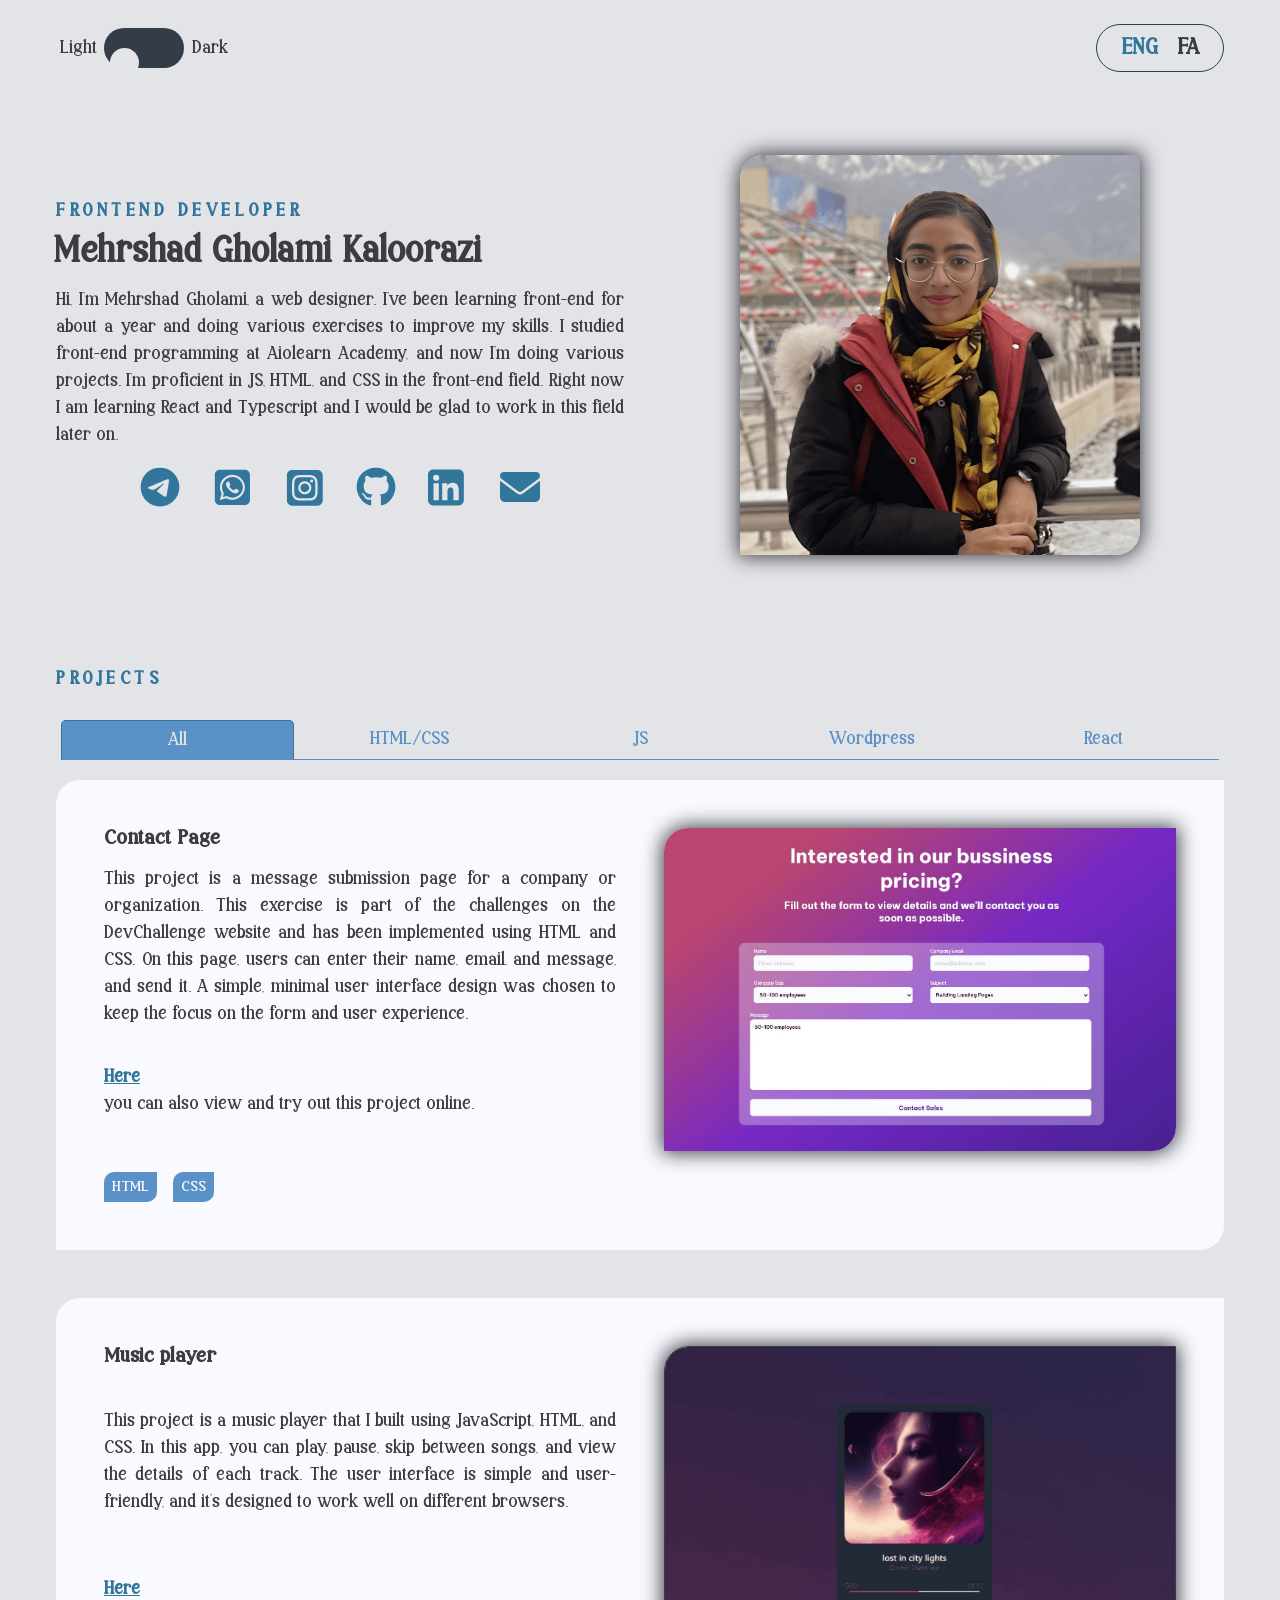
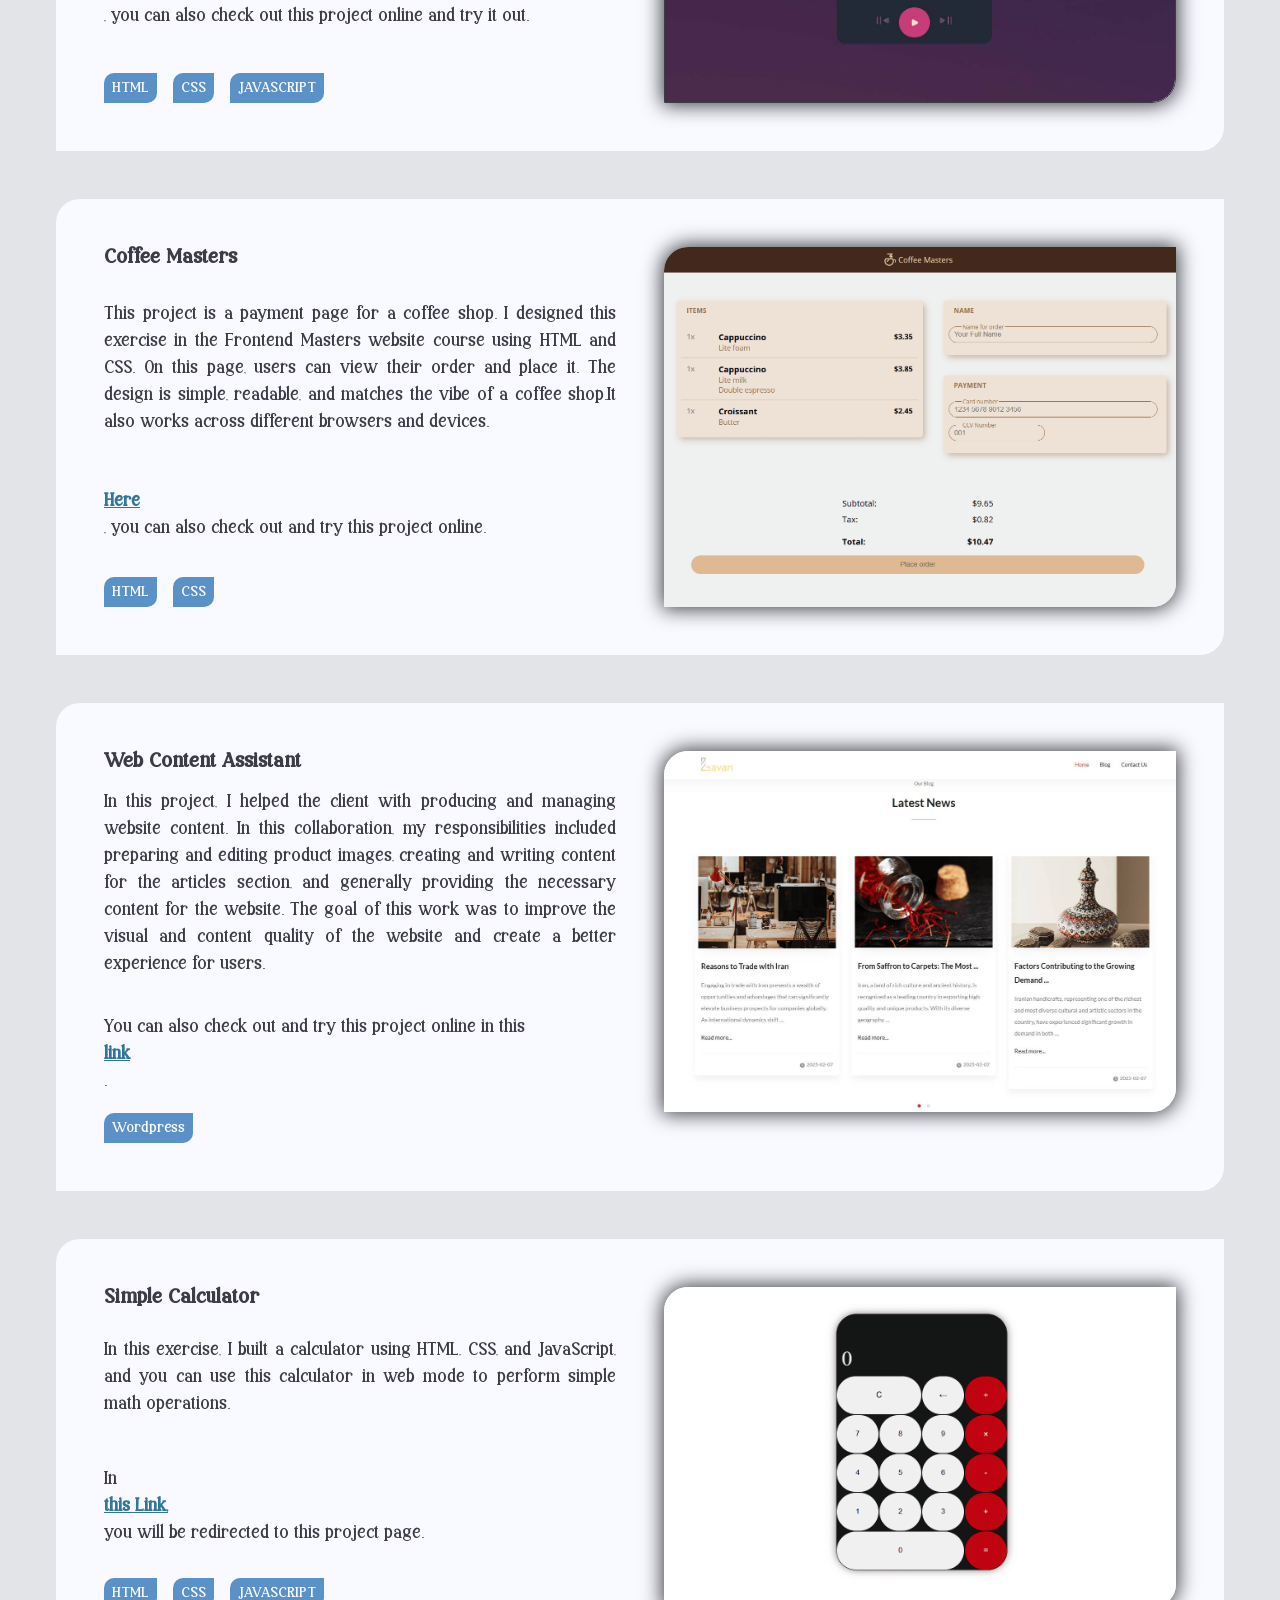
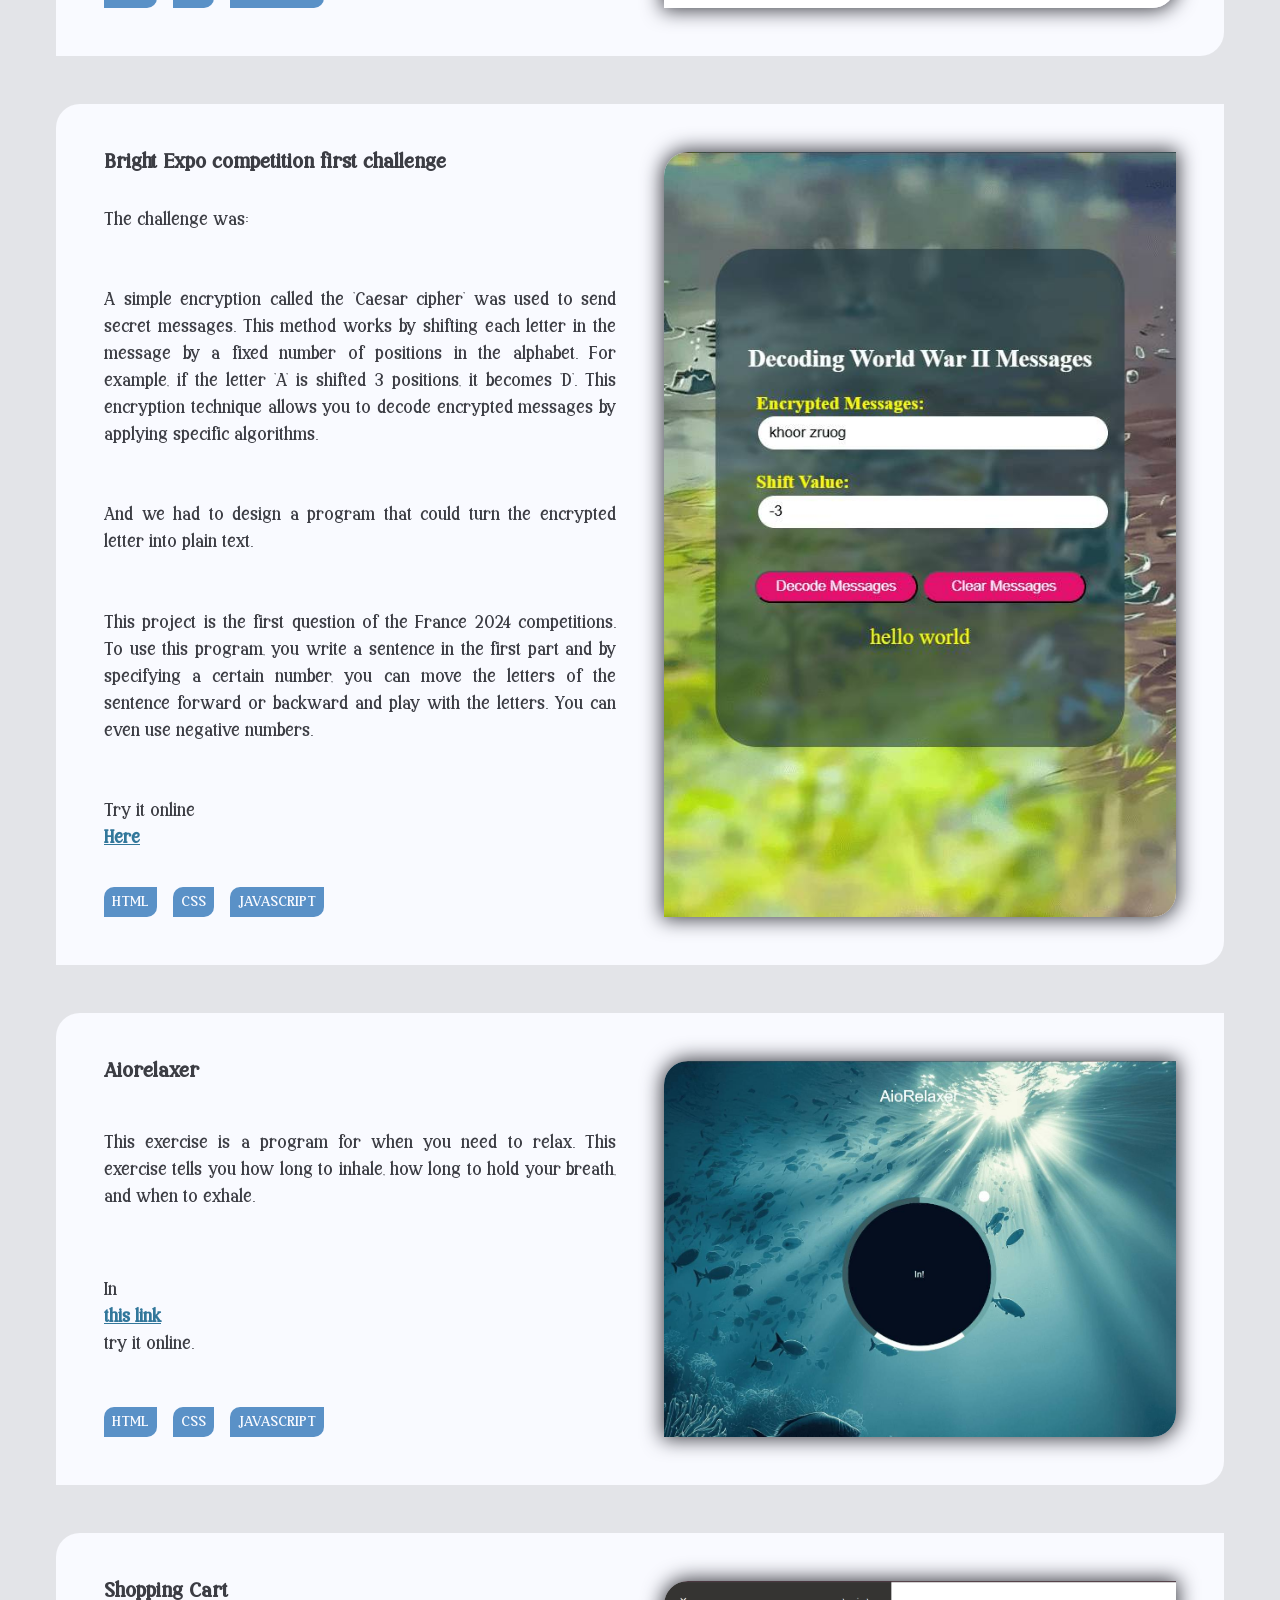
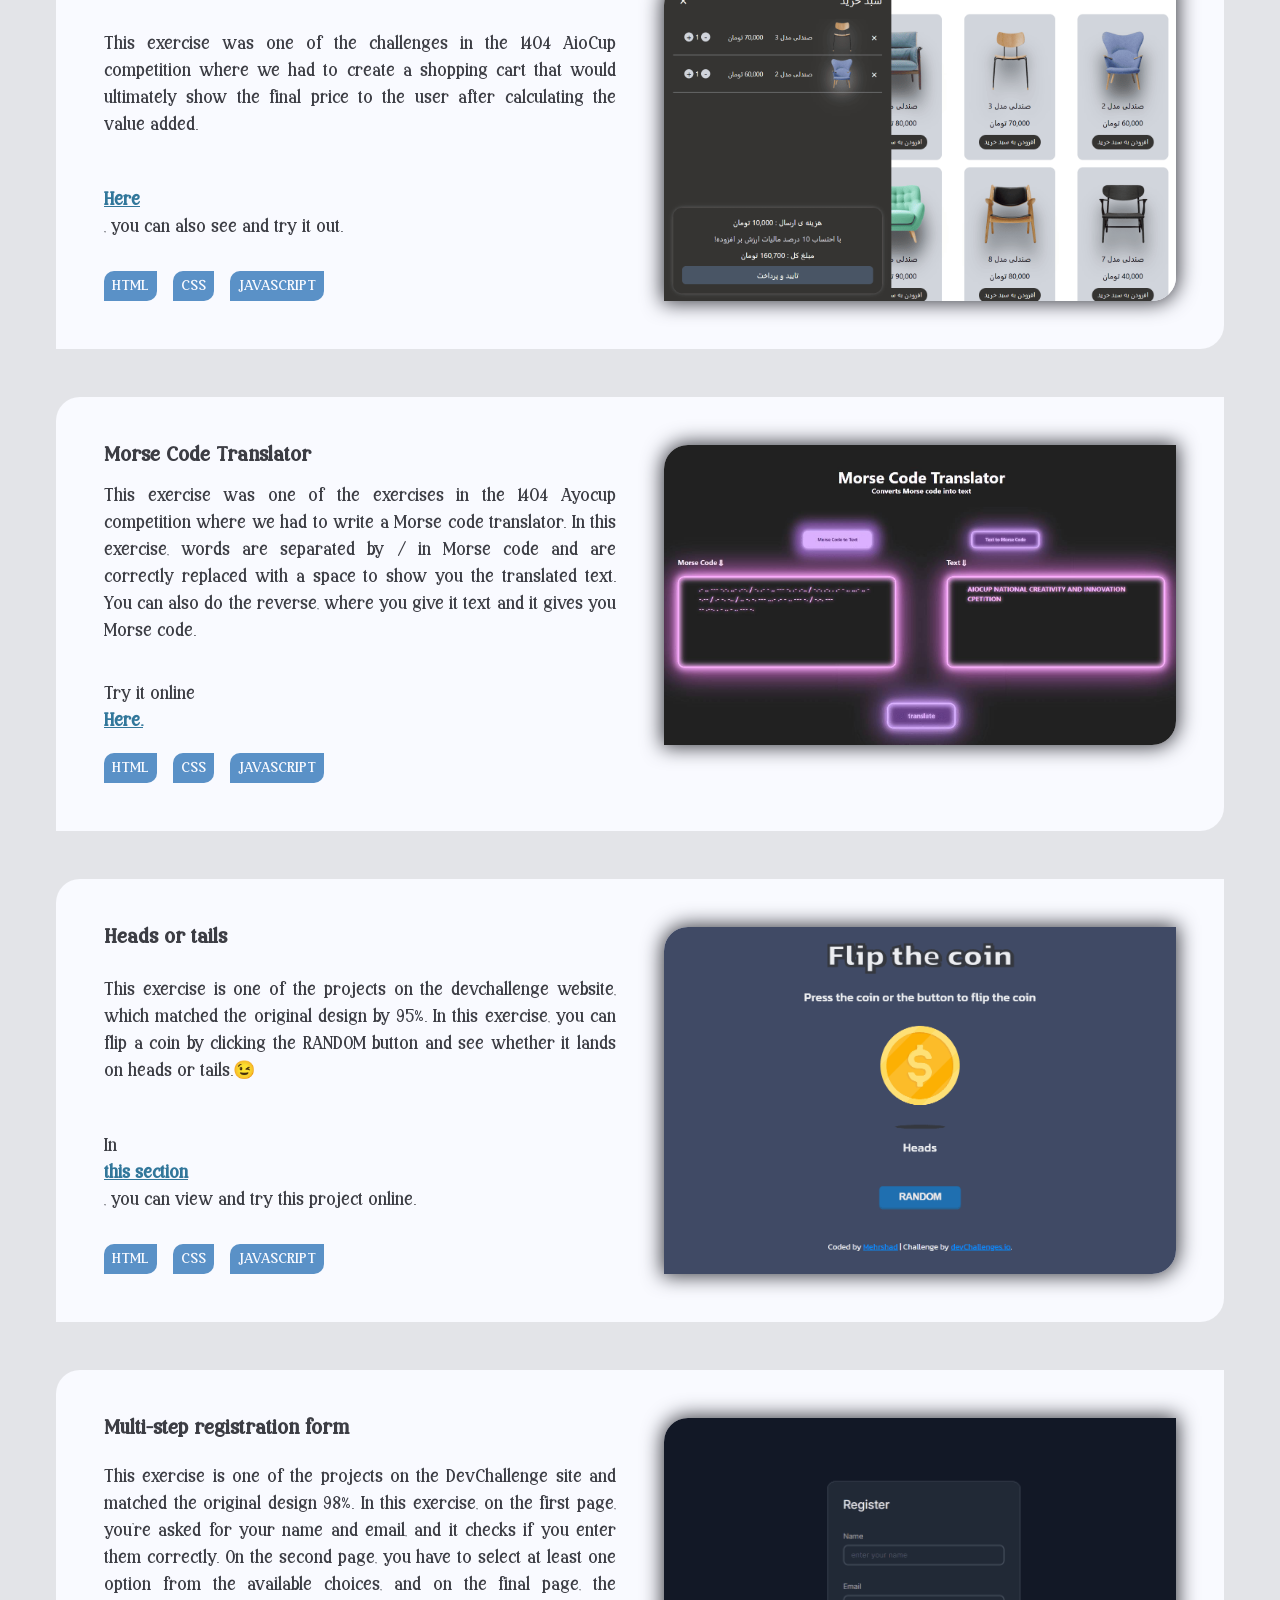
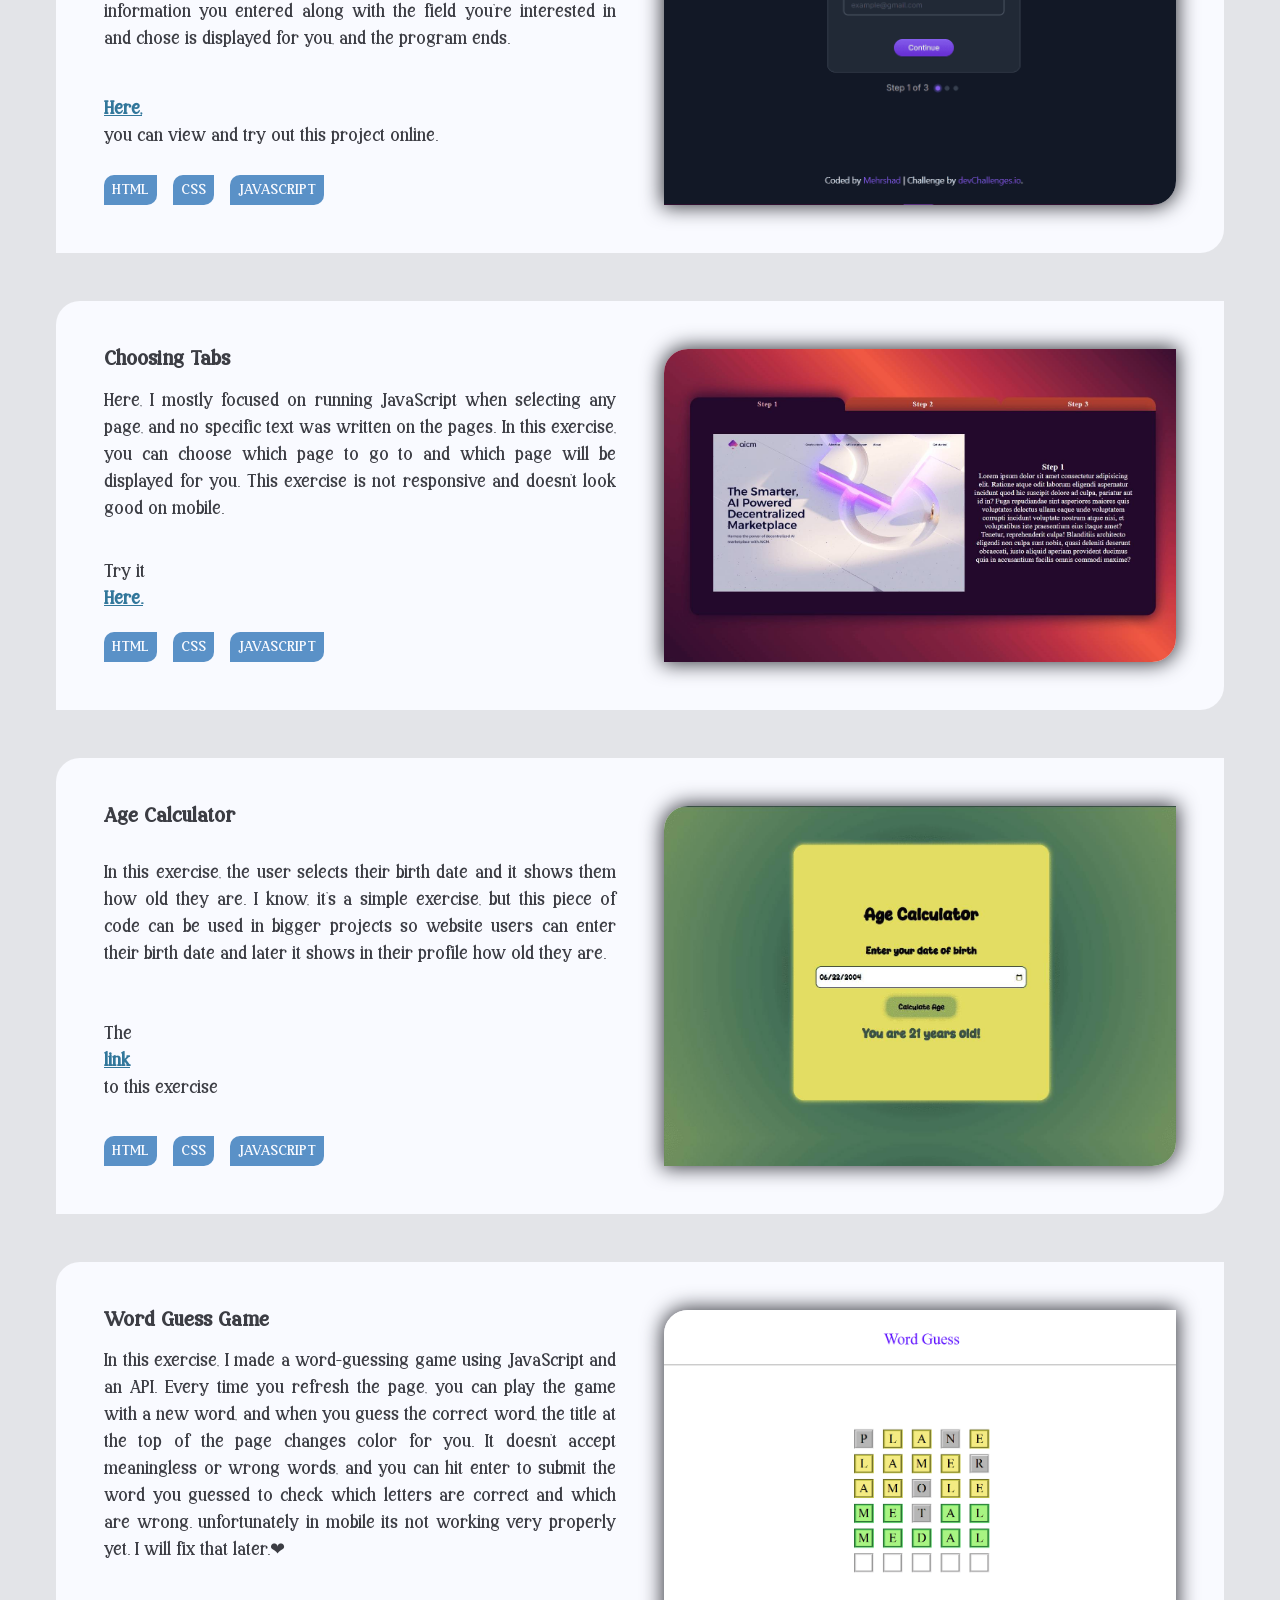
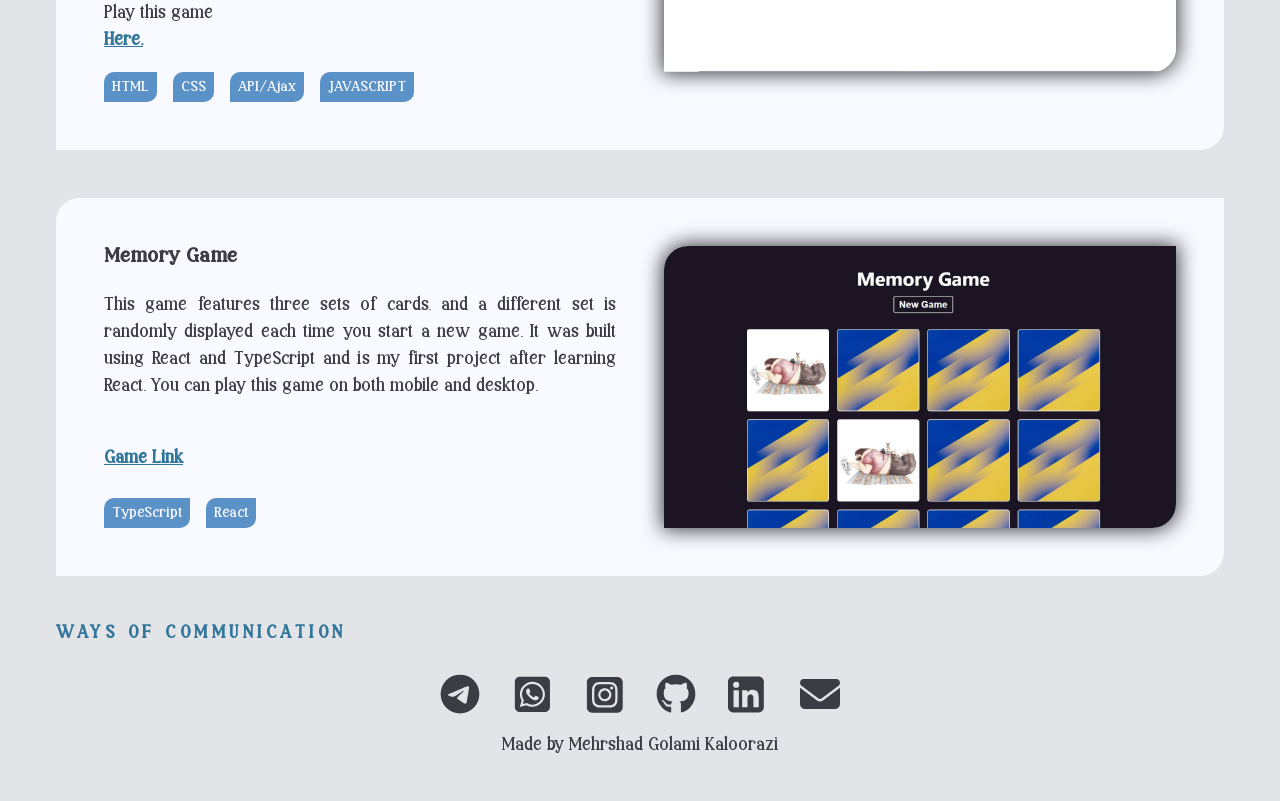
<file: eng-index.html>
<!DOCTYPE html>
<html lang="eng" dir="ltr">
<head>
    <meta charset="UTF-8">
    <meta name="viewport" content="width=device-width, initial-scale=1.0">
    <link rel="stylesheet" href="style.css">
    <link rel="shortcut icon" href="1.png">
    <title>My Portfolio</title>
</head>
<body>
    <div class="wrapper">
      <header dir="ltr">
        <div class="themeSwicher">
          <label>Light</label>
          <button class="but">
            <div class="circle" data-set-theme="light"></div>
          </button>
          <label>Dark</label>
        </div>
        
        <span>
          <a href="eng-index.html" style="color: #32779b; text-decoration: none;">ENG</a>
          <a href="index.html" style="text-decoration: none;">FA</a>
        </span>
      </header>
      <article class="main-article">
        <div class="text">
          <h2>Frontend Developer</h2>
          <h1 style="@media (min-width: 780px){text-align: left;}">Mehrshad Gholami Kaloorazi</h1>
          <p>Hi, I'm Mehrshad Gholami, a web designer. I've been learning front-end for about a year and doing various exercises to improve my skills. I studied front-end programming at Aiolearn Academy, and now I'm doing various projects. I'm proficient in JS, HTML, and CSS in the front-end field. 
            Right now I am learning React and Typescript and I would be glad to work in this field later on.</p>
          <ul class="icons">
            <li><a href="https://t.me/Mehr_shad" target="_blank"><svg xmlns="http://www.w3.org/2000/svg" viewBox="0 0 512 512">
                <!--!Font Awesome Free v7.0.0 by @fontawesome - https://fontawesome.com License - https://fontawesome.com/license/free Copyright 2025 Fonticons, Inc.-->
                <title>Telegram</title>
                <path d="M256 8a248 248 0 1 0 0 496 248 248 0 1 0 0-496zM371 176.7c-3.7 39.2-19.9 134.4-28.1 178.3-3.5 18.6-10.3 24.8-16.9 25.4-14.4 1.3-25.3-9.5-39.3-18.7-21.8-14.3-34.2-23.2-55.3-37.2-24.5-16.1-8.6-25 5.3-39.5 3.7-3.8 67.1-61.5 68.3-66.7 .2-.7 .3-3.1-1.2-4.4s-3.6-.8-5.1-.5c-2.2 .5-37.1 23.5-104.6 69.1-9.9 6.8-18.9 10.1-26.9 9.9-8.9-.2-25.9-5-38.6-9.1-15.5-5-27.9-7.7-26.8-16.3 .6-4.5 6.7-9 18.4-13.7 72.3-31.5 120.5-52.3 144.6-62.3 68.9-28.6 83.2-33.6 92.5-33.8 2.1 0 6.6 .5 9.6 2.9 2 1.7 3.2 4.1 3.5 6.7 .5 3.2 .6 6.5 .4 9.8z" class="social"/>
              </svg></a></li>
            <li><a href="https://wa.me/qr/Z7FU225FASTUP1" target="_blank"><svg xmlns="http://www.w3.org/2000/svg" viewBox="60 60 510 510">
              <title>Whatsapp</title>
                <path d="M188.1 318.6C188.1 343.5 195.1 367.8 208.3 388.7L211.4 393.7L198.1 442.3L248 429.2L252.8 432.1C273 444.1 296.2 450.5 319.9 450.5L320 450.5C392.6 450.5 453.3 391.4 453.3 318.7C453.3 283.5 438.1 250.4 413.2 225.5C388.2 200.5 355.2 186.8 320 186.8C247.3 186.8 188.2 245.9 188.1 318.6zM370.8 394C358.2 395.9 348.4 394.9 323.3 384.1C286.5 368.2 261.5 332.6 256.4 325.4C256 324.8 255.7 324.5 255.6 324.3C253.6 321.7 239.4 302.8 239.4 283.3C239.4 264.9 248.4 255.4 252.6 251C252.9 250.7 253.1 250.5 253.3 250.2C256.9 246.2 261.2 245.2 263.9 245.2C266.5 245.2 269.2 245.2 271.5 245.3L272.3 245.3C274.6 245.3 277.5 245.3 280.4 252.1C281.6 255 283.4 259.4 285.3 263.9C288.6 271.9 292 280.2 292.6 281.5C293.6 283.5 294.3 285.8 292.9 288.4C289.5 295.2 286 298.8 283.6 301.4C280.5 304.6 279.1 306.1 281.3 310C296.6 336.3 311.9 345.4 335.2 357.1C339.2 359.1 341.5 358.8 343.8 356.1C346.1 353.5 353.7 344.5 356.3 340.6C358.9 336.6 361.6 337.3 365.2 338.6C368.8 339.9 388.3 349.5 392.3 351.5C393.1 351.9 393.8 352.2 394.4 352.5C397.2 353.9 399.1 354.8 399.9 356.1C400.8 358 400.8 366 397.5 375.2C394.2 384.5 378.4 392.9 370.8 394zM544 160C544 124.7 515.3 96 480 96L160 96C124.7 96 96 124.7 96 160L96 480C96 515.3 124.7 544 160 544L480 544C515.3 544 544 515.3 544 480L544 160zM244.1 457.9L160 480L182.5 397.8C168.6 373.8 161.3 346.5 161.3 318.5C161.4 231.1 232.5 160 319.9 160C362.3 160 402.1 176.5 432.1 206.5C462 236.5 480 276.3 480 318.7C480 406.1 407.3 477.2 319.9 477.2C293.3 477.2 267.2 470.5 244.1 457.9z" class="social"/>
              </svg></a></li>
            <li><a href="https://www.instagram.com/web_with_mehrshad" target="_blank"><svg xmlns="http://www.w3.org/2000/svg" viewBox="60 60 500 500">
              <title>Instagram</title>
              <path d="M290.4 275.7C274 286 264.5 304.5 265.5 323.8C266.6 343.2 278.2 360.4 295.6 368.9C313.1 377.3 333.8 375.5 349.6 364.3C366 354 375.5 335.5 374.5 316.2C373.4 296.8 361.8 279.6 344.4 271.1C326.9 262.7 306.2 264.5 290.4 275.7zM432.7 207.3C427.5 202.1 421.2 198 414.3 195.3C396.2 188.2 356.7 188.5 331.2 188.8C327.1 188.8 323.3 188.9 320 188.9C316.7 188.9 312.8 188.9 308.6 188.8C283.1 188.5 243.8 188.1 225.7 195.3C218.8 198 212.6 202.1 207.3 207.3C202 212.5 198 218.8 195.3 225.7C188.2 243.8 188.6 283.4 188.8 308.9C188.8 313 188.9 316.8 188.9 320C188.9 323.2 188.9 327 188.8 331.1C188.6 356.6 188.2 396.2 195.3 414.3C198 421.2 202.1 427.4 207.3 432.7C212.5 438 218.8 442 225.7 444.7C243.8 451.8 283.3 451.5 308.8 451.2C312.9 451.2 316.7 451.1 320 451.1C323.3 451.1 327.2 451.1 331.4 451.2C356.9 451.5 396.2 451.9 414.3 444.7C421.2 442 427.4 437.9 432.7 432.7C438 427.5 442 421.2 444.7 414.3C451.9 396.3 451.5 356.9 451.2 331.3C451.2 327.1 451.1 323.2 451.1 319.9C451.1 316.6 451.1 312.8 451.2 308.5C451.5 283 451.9 243.6 444.7 225.5C442 218.6 437.9 212.4 432.7 207.1L432.7 207.3zM365.6 251.8C383.7 263.9 396.2 282.7 400.5 304C404.8 325.3 400.3 347.5 388.2 365.6C382.2 374.6 374.5 382.2 365.6 388.2C356.7 394.2 346.6 398.3 336 400.4C314.7 404.6 292.5 400.2 274.4 388.1C256.3 376 243.8 357.2 239.5 335.9C235.2 314.6 239.7 292.4 251.7 274.3C263.7 256.2 282.6 243.7 303.9 239.4C325.2 235.1 347.4 239.6 365.5 251.6L365.6 251.6zM394.8 250.5C391.7 248.4 389.2 245.4 387.7 241.9C386.2 238.4 385.9 234.6 386.6 230.8C387.3 227 389.2 223.7 391.8 221C394.4 218.3 397.9 216.5 401.6 215.8C405.3 215.1 409.2 215.4 412.7 216.9C416.2 218.4 419.2 220.8 421.3 223.9C423.4 227 424.5 230.7 424.5 234.5C424.5 237 424 239.5 423.1 241.8C422.2 244.1 420.7 246.2 419 248C417.3 249.8 415.1 251.2 412.8 252.2C410.5 253.2 408 253.7 405.5 253.7C401.7 253.7 398 252.6 394.9 250.5L394.8 250.5zM544 160C544 124.7 515.3 96 480 96L160 96C124.7 96 96 124.7 96 160L96 480C96 515.3 124.7 544 160 544L480 544C515.3 544 544 515.3 544 480L544 160zM453 453C434.3 471.7 411.6 477.6 386 478.9C359.6 480.4 280.4 480.4 254 478.9C228.4 477.6 205.7 471.7 187 453C168.3 434.3 162.4 411.6 161.2 386C159.7 359.6 159.7 280.4 161.2 254C162.5 228.4 168.3 205.7 187 187C205.7 168.3 228.5 162.4 254 161.2C280.4 159.7 359.6 159.7 386 161.2C411.6 162.5 434.3 168.3 453 187C471.7 205.7 477.6 228.4 478.8 254C480.3 280.3 480.3 359.4 478.8 385.9C477.5 411.5 471.7 434.2 453 452.9L453 453z" class="social"/>
            </svg></a></li>
            <li><a href="https://github.com/Mehrghk" target="_blank"><svg xmlns="http://www.w3.org/2000/svg" viewBox="0 0 496 512">
              <title>Github</title>
                  <path d="M165.9 397.4c0 2-2.3 3.6-5.2 3.6-3.3 .3-5.6-1.3-5.6-3.6 0-2 2.3-3.6 5.2-3.6 3-.3 5.6 1.3 5.6 3.6zm-31.1-4.5c-.7 2 1.3 4.3 4.3 4.9 2.6 1 5.6 0 6.2-2s-1.3-4.3-4.3-5.2c-2.6-.7-5.5 .3-6.2 2.3zm44.2-1.7c-2.9 .7-4.9 2.6-4.6 4.9 .3 2 2.9 3.3 5.9 2.6 2.9-.7 4.9-2.6 4.6-4.6-.3-1.9-3-3.2-5.9-2.9zM244.8 8C106.1 8 0 113.3 0 252c0 110.9 69.8 205.8 169.5 239.2 12.8 2.3 17.3-5.6 17.3-12.1 0-6.2-.3-40.4-.3-61.4 0 0-70 15-84.7-29.8 0 0-11.4-29.1-27.8-36.6 0 0-22.9-15.7 1.6-15.4 0 0 24.9 2 38.6 25.8 21.9 38.6 58.6 27.5 72.9 20.9 2.3-16 8.8-27.1 16-33.7-55.9-6.2-112.3-14.3-112.3-110.5 0-27.5 7.6-41.3 23.6-58.9-2.6-6.5-11.1-33.3 2.6-67.9 20.9-6.5 69 27 69 27 20-5.6 41.5-8.5 62.8-8.5s42.8 2.9 62.8 8.5c0 0 48.1-33.6 69-27 13.7 34.7 5.2 61.4 2.6 67.9 16 17.7 25.8 31.5 25.8 58.9 0 96.5-58.9 104.2-114.8 110.5 9.2 7.9 17 22.9 17 46.4 0 33.7-.3 75.4-.3 83.6 0 6.5 4.6 14.4 17.3 12.1C428.2 457.8 496 362.9 496 252 496 113.3 383.5 8 244.8 8zM97.2 352.9c-1.3 1-1 3.3 .7 5.2 1.6 1.6 3.9 2.3 5.2 1 1.3-1 1-3.3-.7-5.2-1.6-1.6-3.9-2.3-5.2-1zm-10.8-8.1c-.7 1.3 .3 2.9 2.3 3.9 1.6 1 3.6 .7 4.3-.7 .7-1.3-.3-2.9-2.3-3.9-2-.6-3.6-.3-4.3 .7zm32.4 35.6c-1.6 1.3-1 4.3 1.3 6.2 2.3 2.3 5.2 2.6 6.5 1 1.3-1.3 .7-4.3-1.3-6.2-2.2-2.3-5.2-2.6-6.5-1zm-11.4-14.7c-1.6 1-1.6 3.6 0 5.9 1.6 2.3 4.3 3.3 5.6 2.3 1.6-1.3 1.6-3.9 0-6.2-1.4-2.3-4-3.3-5.6-2z" class="social" />
                </svg></a></li>
                <li><a href="www.linkedin.com/in/mehrshad-ghoalmi">
                  <svg xmlns="http://www.w3.org/2000/svg" viewBox="0 0 500 500">
                    <title>LinkedIn</title>
                    <path d="M64 32C28.7 32 0 60.7 0 96L0 416c0 35.3 28.7 64 64 64l320 0c35.3 0 64-28.7 64-64l0-320c0-35.3-28.7-64-64-64L64 32zm5 170.2l66.5 0 0 213.8-66.5 0 0-213.8zm71.7-67.7a38.5 38.5 0 1 1 -77 0 38.5 38.5 0 1 1 77 0zM317.9 416l0-104c0-24.8-.5-56.7-34.5-56.7-34.6 0-39.9 27-39.9 54.9l0 105.8-66.4 0 0-213.8 63.7 0 0 29.2 .9 0c8.9-16.8 30.6-34.5 62.9-34.5 67.2 0 79.7 44.3 79.7 101.9l0 117.2-66.4 0z" class="social"/></svg></a></li>
            <li><a href="mailto:megh92701@gmail.com"><svg xmlns="http://www.w3.org/2000/svg" viewBox="0 0 512 512">
              <title>Email</title>
                  <path d="M48 64C21.5 64 0 85.5 0 112c0 15.1 7.1 29.3 19.2 38.4L236.8 313.6c11.4 8.5 27 8.5 38.4 0L492.8 150.4c12.1-9.1 19.2-23.3 19.2-38.4c0-26.5-21.5-48-48-48L48 64zM0 176L0 384c0 35.3 28.7 64 64 64l384 0c35.3 0 64-28.7 64-64l0-208L294.4 339.2c-22.8 17.1-54 17.1-76.8 0L0 176z" class="social" />
                </svg></a></li>
          </ul>
        </div>
        <img src="Upscaled2.png" alt="Mehrshad Gholami Kaloorazi." />
      </article>
      <main>
        <h2 class="h2-footer">Projects</h2>
        <ul class="project-type">
          <li name="All" class="active">
            <span>All</span>
          </li>
          <li name="CSS">
            <span>HTML/CSS</span>
          </li>
          <li name="JS">
            <span>JS</span>
          </li>
          <li name="Wordpress">
            <span>Wordpress</span>
          </li>
          <li name="React">
            <span>React</span>
          </li>
        </ul>
        
        <div class="All-panel projects">
          <article class="project">
            <div class="text">
              <h3>Contact Page</h3>
              <p>
                This project is a message submission page for a company or organization. This exercise is part of the challenges on the DevChallenge website and has been implemented using HTML and CSS. On this page, users can enter their name, email, and message, and send it. A simple, minimal user interface design was chosen to keep the focus on the form and user experience.
                <p>
                  <a target="_blank" href="https://mehrghk.github.io/contact-page/">Here</a> 
                  you can also view and try out this project online.
                </p>
              </p>
              <ul>
                <li>HTML</li>
                <li>CSS</li>
              </ul>
            </div>
            <img src="Projects/contact-page.jpg" alt="Contact Page">
          </article>
          <article class="project">
            <div class="text">
              <h3>Music player</h3>
                <p>This project is a music player that I built using JavaScript, HTML, and CSS. In this app, you can play, pause, skip between songs, and view the details of each track. The user interface is simple and user-friendly, and it's designed to work well on different browsers.

                </p>
                <p>
                  <a target="_blank" href="https://mehrghk.github.io/Music-Player-by-Mehrshad/">Here</a> 
                  , you can also check out this project online and try it out.
                </p>
              <ul>
                <li>HTML</li>
                <li>CSS</li>
                <li>JAVASCRIPT</li>
              </ul>
              
            </div>
            <img src="Projects/music-palyer.jpg" alt="Grid-based layout with 3 columns and 4 rows, some merged, featuring planets and moons." class="img-border">

          </article>
          <article class="project">
            <div class="text">
              <h3>Coffee Masters</h3>
              <p>This project is a payment page for a coffee shop. I designed this exercise in the Frontend Masters website course using HTML and CSS. On this page, users can view their order and place it. The design is simple, readable, and matches the vibe of a coffee shop.It also works across different browsers and devices.</p>
              <p>
                <a target="_blank" href="https://mehrghk.github.io/Coffee-Masters/">Here</a> 
                , you can also check out and try this project online.
              </p>
              <ul>
                <li>HTML</li>
                <li>CSS</li>
              </ul>
            </div>
            <img src="Projects/coffee-masters.jpg" alt="A page for placing order in a cafe">
          </article>
          <article class="project">
            <div class="text">
              <h3>Web Content Assistant</h3>
              <p>In this project, I helped the client with producing and managing website content. In this collaboration, my responsibilities included preparing and editing product images, creating and writing content for the articles section, and generally providing the necessary content for the website. The goal of this work was to improve the visual and content quality of the website and create a better experience for users.</p>

              <p>You can also check out and try this project online in this
                <a target="_blank" href="https://lavantrading.com/">link</a>.
              </p>
              <ul>
                <li>Wordpress</li>
              </ul>
            </div>
            <img src="Projects/پروژه 1.jpg" alt="A page for placing order in a cafe">
          </article>
          <article class="project">
            <div class="text">
              <h3>Simple Calculator</h3>
              <p>In this exercise, I built a calculator using HTML, CSS, and JavaScript, and you can use this calculator in web mode to perform simple math operations.</p>
              <p>In 
                <a target="_blank" href="https://mehrghk.github.io/calculator/">this Link,</a> 
                you will be redirected to this project page.
              </p>
              <ul>
                <li>HTML</li>
                <li>CSS</li>
                <li>JAVASCRIPT</li>
              </ul>
            </div>
            <img src="Projects/calculator.jpg" alt="Calculator">
          </article>
          <article class="project">
            <div class="text">
              <h3>Bright Expo competition first challenge</h3>
              <p>The challenge was:</p>
              <p>A simple encryption called the 'Caesar cipher' was used to send secret messages. This method works by shifting each letter in the message by a fixed number of positions in the alphabet. For example, if the letter 'A' is shifted 3 positions, it becomes 'D'. This encryption technique allows you to decode encrypted messages by applying specific algorithms.</p>
              <p>And we had to design a program that could turn the encrypted letter into plain text.</p>
              <p>This project is the first question of the France 2024 competitions. To use this program, you write a sentence in the first part and by specifying a certain number, you can move the letters of the sentence forward or backward and play with the letters. You can even use negative numbers.</p>
              <p>Try it online
                <a target="_blank" href="https://mehrghk.github.io/BrightExpoChallenge1/">Here</a>
              </p>
              <ul>
                <li>HTML</li>
                <li>CSS</li>
                <li>JAVASCRIPT</li>
              </ul>
            </div>
            <img class="in-desktop" src="Projects/BrightExpo Challenge1.jpg" alt="BrightExpo Challenge1">
            <img class="in-mobile" src="Projects/BrightExpo Challenge.jpg" alt="BrightExpo Challenge1">
          </article>
          <article class="project">
            <div class="text">
              <h3>Aiorelaxer</h3>
              <p>This exercise is a program for when you need to relax. This exercise tells you how long to inhale, how long to hold your breath, and when to exhale.</p>
              <p>In
                <a target="_blank" href="https://mehrghk.github.io/Aiorelaxer/">this link</a> 
                try it online.
              </p>
              <ul>
                <li>HTML</li>
                <li>CSS</li>
                <li>JAVASCRIPT</li>
              </ul>
            </div>
            <img src="Projects/aiorelaxer.jpg" alt="A page for relaxing(breath)">
          </article>
          <article class="project">
            <div class="text">
              <h3>Shopping Cart</h3>
              <p>This exercise was one of the challenges in the 1404 AioCup competition where we had to create a shopping cart that would ultimately show the final price to the user after calculating the value added.</p>
              <p>
                <a target="_blank" href="https://mehrghk.github.io/ShoppingCartByMehrshadGholami/">Here</a> 
                , you can also see and try it out.
              </p>
              <ul>
                <li>HTML</li>
                <li>CSS</li>
                <li>JAVASCRIPT</li>
              </ul>
            </div>
            <img src="Projects/sabad kharid.jpg" alt="A shopping cart project">
          </article>
          <article class="project">
            <div class="text">
              <h3>Morse Code Translator</h3>
              <p>This exercise was one of the exercises in the 1404 Ayocup competition where we had to write a Morse code translator. In this exercise, words are separated by / in Morse code and are correctly replaced with a space to show you the translated text. You can also do the reverse, where you give it text and it gives you Morse code.</p>
              <p>Try it online 
                <a target="_blank" href="https://mehrghk.github.io/MorseToTextOrTextToMorseTranslatorByMehrshad/">Here.</a>
              </p>
              <ul>
                <li>HTML</li>
                <li>CSS</li>
                <li>JAVASCRIPT</li>
              </ul>
            </div>
            <img src="Projects/morse-code-translator.jpg" alt="a translator for morse code to text and vice versa">
          </article>
          <article class="project">
            <div class="text">
              <h3>Heads or tails</h3>
              <p>This exercise is one of the projects on the devchallenge website, which matched the original design by 95%. In this exercise, you can flip a coin by clicking the RANDOM button and see whether it lands on heads or tails.😉</p>
              <p>In 
                <a target="_blank" href="https://mehrghk.github.io/Fliping-Coin/">this section</a> 
               , you can view and try this project online.
              </p>
              <ul>
                <li>HTML</li>
                <li>CSS</li>
                <li>JAVASCRIPT</li>
              </ul>
            </div>
            <img src="Projects/flip-the-coin.jpg" alt="flip the coin page">
          </article>
          <article class="project">
            <div class="text">
              <h3>Multi-step registration form</h3>
              <p>This exercise is one of the projects on the DevChallenge site and matched the original design 98%. In this exercise, on the first page, you're asked for your name and email, and it checks if you enter them correctly. On the second page, you have to select at least one option from the available choices, and on the final page, the information you entered along with the field you're interested in and chose is displayed for you, and the program ends.
              </p>
              <p>
                <a target="_blank" href="https://mehrghk.github.io/Multi-Step-Register-Form-By-Mehrshad/">Here,</a> 
               you can view and try out this project online.
              </p>
              <ul>
                <li>HTML</li>
                <li>CSS</li>
                <li>JAVASCRIPT</li>
              </ul>
            </div>
            <img src="Projects/multi-step-register-form.jpg" alt="flip the coin page">
          </article>
          <article class="project">
            <div class="text">
              <h3>Choosing Tabs</h3>
              <p>Here, I mostly focused on running JavaScript when selecting any page, and no specific text was written on the pages. In this exercise, you can choose which page to go to and which page will be displayed for you. This exercise is not responsive and doesn't look good on mobile.</p>
              <p>Try it 
                <a target="_blank" href="https://mehrghk.github.io/Tab-Sections/">Here.</a>
              </p>
              <ul>
                <li>HTML</li>
                <li>CSS</li>
                <li>JAVASCRIPT</li>
              </ul>
            </div>
            <img src="Projects/tab-sections.jpg" alt="tab chosing project">
          </article>
          <article class="project">
            <div class="text">
              <h3>Age Calculator</h3>
              <p>In this exercise, the user selects their birth date and it shows them how old they are.  
I know, it's a simple exercise, but this piece of code can be used in bigger projects so website users can enter their birth date and later it shows in their profile how old they are.</p>
              <p>The
                <a target="_blank" href="https://mehrghk.github.io/Calculate-Age-By-Mehrshad/"> link</a> 
                 to this exercise
              </p>
              <ul>
                <li>HTML</li>
                <li>CSS</li>
                <li>JAVASCRIPT</li>
              </ul>
            </div>
            <img src="Projects/Calculate-Age.jpg" alt="tab chosing project">
          </article>
          <article class="project">
            <div class="text">
              <h3>Word Guess Game</h3>
              <p>In this exercise, I made a word-guessing game using JavaScript and an API. Every time you refresh the page, you can play the game with a new word, and when you guess the correct word, the title at the top of the page changes color for you. It doesn't accept meaningless or wrong words, and you can hit enter to submit the word you guessed to check which letters are correct and which are wrong.
                unfortunately in mobile its not working very properly yet. I will fix that later.❤
              </p>
              <p>Play this game
                <a target="_blank" href="https://mehrghk.github.io/WordGuess-game/">Here.</a> 
              </p>
              <ul>
                <li>HTML</li>
                <li>CSS</li>
                <li>API/Ajax</li>
                <li>JAVASCRIPT</li>
              </ul>
            </div>
            <img src="Projects/WordGuess-Game.jpg" alt="tab chosing project">
          </article>
          <article class="project">
            <div class="text">
              <h3>Memory Game</h3>
              <p>
                This game features three sets of cards, and a different set is randomly displayed each time you start a new game. It was built using React and TypeScript and is my first project after learning React.
                You can play this game on both mobile and desktop.
              </p>
              <p>
                <a target="_blank" href="https://mehrghk.github.io/Memory-game/">Game Link</a> 
              </p>
              <ul>
                <li>TypeScript</li>
                <li>React</li>
              </ul>
            </div>
            <img src="Projects/Memory-Game.jpg" alt="tab chosing project">
          </article>
        </div>
        <div class="CSS-panel projects"></div>
        <div class="JS-panel projects"></div>
        <div class="Wordpress-panel projects"></div>
        <div class="React-panel projects"></div>

      </main>
      <footer>
        <h2 class="h2-footer">Ways of communication</h2>
        <div class="footer-text">
          <ul class="icons">
              <li><a href="https://t.me/Mehr_shad" target="_blank"><svg xmlns="http://www.w3.org/2000/svg" viewBox="0 0 512 512">
                  <title>Telegram</title>
                  <path d="M256 8a248 248 0 1 0 0 496 248 248 0 1 0 0-496zM371 176.7c-3.7 39.2-19.9 134.4-28.1 178.3-3.5 18.6-10.3 24.8-16.9 25.4-14.4 1.3-25.3-9.5-39.3-18.7-21.8-14.3-34.2-23.2-55.3-37.2-24.5-16.1-8.6-25 5.3-39.5 3.7-3.8 67.1-61.5 68.3-66.7 .2-.7 .3-3.1-1.2-4.4s-3.6-.8-5.1-.5c-2.2 .5-37.1 23.5-104.6 69.1-9.9 6.8-18.9 10.1-26.9 9.9-8.9-.2-25.9-5-38.6-9.1-15.5-5-27.9-7.7-26.8-16.3 .6-4.5 6.7-9 18.4-13.7 72.3-31.5 120.5-52.3 144.6-62.3 68.9-28.6 83.2-33.6 92.5-33.8 2.1 0 6.6 .5 9.6 2.9 2 1.7 3.2 4.1 3.5 6.7 .5 3.2 .6 6.5 .4 9.8z" class="social"/>
                </svg></a></li>
              <li><a href="https://wa.me/qr/Z7FU225FASTUP1" target="_blank"><svg xmlns="http://www.w3.org/2000/svg" viewBox="60 60 510 510">
                <title>Whatsapp</title>
                  <path d="M188.1 318.6C188.1 343.5 195.1 367.8 208.3 388.7L211.4 393.7L198.1 442.3L248 429.2L252.8 432.1C273 444.1 296.2 450.5 319.9 450.5L320 450.5C392.6 450.5 453.3 391.4 453.3 318.7C453.3 283.5 438.1 250.4 413.2 225.5C388.2 200.5 355.2 186.8 320 186.8C247.3 186.8 188.2 245.9 188.1 318.6zM370.8 394C358.2 395.9 348.4 394.9 323.3 384.1C286.5 368.2 261.5 332.6 256.4 325.4C256 324.8 255.7 324.5 255.6 324.3C253.6 321.7 239.4 302.8 239.4 283.3C239.4 264.9 248.4 255.4 252.6 251C252.9 250.7 253.1 250.5 253.3 250.2C256.9 246.2 261.2 245.2 263.9 245.2C266.5 245.2 269.2 245.2 271.5 245.3L272.3 245.3C274.6 245.3 277.5 245.3 280.4 252.1C281.6 255 283.4 259.4 285.3 263.9C288.6 271.9 292 280.2 292.6 281.5C293.6 283.5 294.3 285.8 292.9 288.4C289.5 295.2 286 298.8 283.6 301.4C280.5 304.6 279.1 306.1 281.3 310C296.6 336.3 311.9 345.4 335.2 357.1C339.2 359.1 341.5 358.8 343.8 356.1C346.1 353.5 353.7 344.5 356.3 340.6C358.9 336.6 361.6 337.3 365.2 338.6C368.8 339.9 388.3 349.5 392.3 351.5C393.1 351.9 393.8 352.2 394.4 352.5C397.2 353.9 399.1 354.8 399.9 356.1C400.8 358 400.8 366 397.5 375.2C394.2 384.5 378.4 392.9 370.8 394zM544 160C544 124.7 515.3 96 480 96L160 96C124.7 96 96 124.7 96 160L96 480C96 515.3 124.7 544 160 544L480 544C515.3 544 544 515.3 544 480L544 160zM244.1 457.9L160 480L182.5 397.8C168.6 373.8 161.3 346.5 161.3 318.5C161.4 231.1 232.5 160 319.9 160C362.3 160 402.1 176.5 432.1 206.5C462 236.5 480 276.3 480 318.7C480 406.1 407.3 477.2 319.9 477.2C293.3 477.2 267.2 470.5 244.1 457.9z" class="social"/>
                </svg></a></li>
              <li><a href="https://www.instagram.com/web_with_mehrshad" target="_blank"><svg xmlns="http://www.w3.org/2000/svg" viewBox="60 60 500 500">
                <title>Instagram</title>
                <path d="M290.4 275.7C274 286 264.5 304.5 265.5 323.8C266.6 343.2 278.2 360.4 295.6 368.9C313.1 377.3 333.8 375.5 349.6 364.3C366 354 375.5 335.5 374.5 316.2C373.4 296.8 361.8 279.6 344.4 271.1C326.9 262.7 306.2 264.5 290.4 275.7zM432.7 207.3C427.5 202.1 421.2 198 414.3 195.3C396.2 188.2 356.7 188.5 331.2 188.8C327.1 188.8 323.3 188.9 320 188.9C316.7 188.9 312.8 188.9 308.6 188.8C283.1 188.5 243.8 188.1 225.7 195.3C218.8 198 212.6 202.1 207.3 207.3C202 212.5 198 218.8 195.3 225.7C188.2 243.8 188.6 283.4 188.8 308.9C188.8 313 188.9 316.8 188.9 320C188.9 323.2 188.9 327 188.8 331.1C188.6 356.6 188.2 396.2 195.3 414.3C198 421.2 202.1 427.4 207.3 432.7C212.5 438 218.8 442 225.7 444.7C243.8 451.8 283.3 451.5 308.8 451.2C312.9 451.2 316.7 451.1 320 451.1C323.3 451.1 327.2 451.1 331.4 451.2C356.9 451.5 396.2 451.9 414.3 444.7C421.2 442 427.4 437.9 432.7 432.7C438 427.5 442 421.2 444.7 414.3C451.9 396.3 451.5 356.9 451.2 331.3C451.2 327.1 451.1 323.2 451.1 319.9C451.1 316.6 451.1 312.8 451.2 308.5C451.5 283 451.9 243.6 444.7 225.5C442 218.6 437.9 212.4 432.7 207.1L432.7 207.3zM365.6 251.8C383.7 263.9 396.2 282.7 400.5 304C404.8 325.3 400.3 347.5 388.2 365.6C382.2 374.6 374.5 382.2 365.6 388.2C356.7 394.2 346.6 398.3 336 400.4C314.7 404.6 292.5 400.2 274.4 388.1C256.3 376 243.8 357.2 239.5 335.9C235.2 314.6 239.7 292.4 251.7 274.3C263.7 256.2 282.6 243.7 303.9 239.4C325.2 235.1 347.4 239.6 365.5 251.6L365.6 251.6zM394.8 250.5C391.7 248.4 389.2 245.4 387.7 241.9C386.2 238.4 385.9 234.6 386.6 230.8C387.3 227 389.2 223.7 391.8 221C394.4 218.3 397.9 216.5 401.6 215.8C405.3 215.1 409.2 215.4 412.7 216.9C416.2 218.4 419.2 220.8 421.3 223.9C423.4 227 424.5 230.7 424.5 234.5C424.5 237 424 239.5 423.1 241.8C422.2 244.1 420.7 246.2 419 248C417.3 249.8 415.1 251.2 412.8 252.2C410.5 253.2 408 253.7 405.5 253.7C401.7 253.7 398 252.6 394.9 250.5L394.8 250.5zM544 160C544 124.7 515.3 96 480 96L160 96C124.7 96 96 124.7 96 160L96 480C96 515.3 124.7 544 160 544L480 544C515.3 544 544 515.3 544 480L544 160zM453 453C434.3 471.7 411.6 477.6 386 478.9C359.6 480.4 280.4 480.4 254 478.9C228.4 477.6 205.7 471.7 187 453C168.3 434.3 162.4 411.6 161.2 386C159.7 359.6 159.7 280.4 161.2 254C162.5 228.4 168.3 205.7 187 187C205.7 168.3 228.5 162.4 254 161.2C280.4 159.7 359.6 159.7 386 161.2C411.6 162.5 434.3 168.3 453 187C471.7 205.7 477.6 228.4 478.8 254C480.3 280.3 480.3 359.4 478.8 385.9C477.5 411.5 471.7 434.2 453 452.9L453 453z" class="social"/>
              </svg></a></li>
              <li><a href="https://github.com/Mehrghk" target="_blank"><svg xmlns="http://www.w3.org/2000/svg" viewBox="0 0 496 512">
                <title>Github</title>
                    <path d="M165.9 397.4c0 2-2.3 3.6-5.2 3.6-3.3 .3-5.6-1.3-5.6-3.6 0-2 2.3-3.6 5.2-3.6 3-.3 5.6 1.3 5.6 3.6zm-31.1-4.5c-.7 2 1.3 4.3 4.3 4.9 2.6 1 5.6 0 6.2-2s-1.3-4.3-4.3-5.2c-2.6-.7-5.5 .3-6.2 2.3zm44.2-1.7c-2.9 .7-4.9 2.6-4.6 4.9 .3 2 2.9 3.3 5.9 2.6 2.9-.7 4.9-2.6 4.6-4.6-.3-1.9-3-3.2-5.9-2.9zM244.8 8C106.1 8 0 113.3 0 252c0 110.9 69.8 205.8 169.5 239.2 12.8 2.3 17.3-5.6 17.3-12.1 0-6.2-.3-40.4-.3-61.4 0 0-70 15-84.7-29.8 0 0-11.4-29.1-27.8-36.6 0 0-22.9-15.7 1.6-15.4 0 0 24.9 2 38.6 25.8 21.9 38.6 58.6 27.5 72.9 20.9 2.3-16 8.8-27.1 16-33.7-55.9-6.2-112.3-14.3-112.3-110.5 0-27.5 7.6-41.3 23.6-58.9-2.6-6.5-11.1-33.3 2.6-67.9 20.9-6.5 69 27 69 27 20-5.6 41.5-8.5 62.8-8.5s42.8 2.9 62.8 8.5c0 0 48.1-33.6 69-27 13.7 34.7 5.2 61.4 2.6 67.9 16 17.7 25.8 31.5 25.8 58.9 0 96.5-58.9 104.2-114.8 110.5 9.2 7.9 17 22.9 17 46.4 0 33.7-.3 75.4-.3 83.6 0 6.5 4.6 14.4 17.3 12.1C428.2 457.8 496 362.9 496 252 496 113.3 383.5 8 244.8 8zM97.2 352.9c-1.3 1-1 3.3 .7 5.2 1.6 1.6 3.9 2.3 5.2 1 1.3-1 1-3.3-.7-5.2-1.6-1.6-3.9-2.3-5.2-1zm-10.8-8.1c-.7 1.3 .3 2.9 2.3 3.9 1.6 1 3.6 .7 4.3-.7 .7-1.3-.3-2.9-2.3-3.9-2-.6-3.6-.3-4.3 .7zm32.4 35.6c-1.6 1.3-1 4.3 1.3 6.2 2.3 2.3 5.2 2.6 6.5 1 1.3-1.3 .7-4.3-1.3-6.2-2.2-2.3-5.2-2.6-6.5-1zm-11.4-14.7c-1.6 1-1.6 3.6 0 5.9 1.6 2.3 4.3 3.3 5.6 2.3 1.6-1.3 1.6-3.9 0-6.2-1.4-2.3-4-3.3-5.6-2z" class="social" />
                  </svg></a></li>
                  <li><a href="www.linkedin.com/in/mehrshad-ghoalmi">
                    <svg xmlns="http://www.w3.org/2000/svg" viewBox="0 0 500 500">
                      <title>LinkedIn</title>
                      <path d="M64 32C28.7 32 0 60.7 0 96L0 416c0 35.3 28.7 64 64 64l320 0c35.3 0 64-28.7 64-64l0-320c0-35.3-28.7-64-64-64L64 32zm5 170.2l66.5 0 0 213.8-66.5 0 0-213.8zm71.7-67.7a38.5 38.5 0 1 1 -77 0 38.5 38.5 0 1 1 77 0zM317.9 416l0-104c0-24.8-.5-56.7-34.5-56.7-34.6 0-39.9 27-39.9 54.9l0 105.8-66.4 0 0-213.8 63.7 0 0 29.2 .9 0c8.9-16.8 30.6-34.5 62.9-34.5 67.2 0 79.7 44.3 79.7 101.9l0 117.2-66.4 0z" class="social"/></svg></a></li>
              <li><a href="mailto:megh92701@gmail.com"><svg xmlns="http://www.w3.org/2000/svg" viewBox="0 0 512 512">
                <title>Email</title>
                    <path d="M48 64C21.5 64 0 85.5 0 112c0 15.1 7.1 29.3 19.2 38.4L236.8 313.6c11.4 8.5 27 8.5 38.4 0L492.8 150.4c12.1-9.1 19.2-23.3 19.2-38.4c0-26.5-21.5-48-48-48L48 64zM0 176L0 384c0 35.3 28.7 64 64 64l384 0c35.3 0 64-28.7 64-64l0-208L294.4 339.2c-22.8 17.1-54 17.1-76.8 0L0 176z" class="social" />
                  </svg></a></li>
            </ul>
        </div>
        <div>
          <p style="text-align: center;">Made by Mehrshad Golami Kaloorazi</p>
        </div>
      </footer>
    </div>
<script src="script.js"></script>
</body>
</html>
</file>
<file: style.css>
/* starting variables for the site */
@font-face {
  font-family: Monllis;
  src: url("Moonllys@fontsclub.ttf");
}
@font-face {
  font-family: Pelakfa;
  src: url("PelakFA-Regular.ttf");
}
:root {
  --white: #f9faff;
  --platinum: #e3e4e8;
  --windsurfing: #32779b;
  --marina: #5a91c7;
  --gray: #9a9a9a;
  --onyx: #3c3d44;
  --charcoal: #343c47;
  --ld-bkgd: light-dark(var(--platinum), var(--charcoal));
  --ld-text: light-dark(var(--onyx), var(--white));
  --ld-projects: light-dark(var(--white), #2e313d);
  --ld-blue: light-dark(var(--windsurfing), #6dadd0);
  --corners: 24px 0;
  --corners-sm: 10px 0;
  --base-font-size: 1rem;
  --base-font: Monllis, Pelakfa;
  --ld-transition: light-dark(0.5s, 0.5s);
}
/* set the box sizing to border-box for layouts */
[data-theme="light"]{
  color-scheme: light;
}
[data-theme="dark"]{
  color-scheme: dark;
}
html {
  box-sizing: border-box;
  color-scheme: light;
}

*,
*::before,
*::after {
  box-sizing: inherit;
  transition: all 0.5s ease-in-out;
  text-align: center;
}
header{
  display: flex;
  margin-bottom: 3rem;
  justify-content: space-between;
}
header > span {
  display: flex;
  justify-content: space-between;
  align-items: center;
  width: 8rem;
  /* margin-right: 10px; */
  padding: .8rem 1.5rem;
  border: 1px solid light-dark(var(--charcoal),var(--platinum));
  border-radius: 50px;
}
header > span  a{
  color: light-dark(var(--charcoal),var(--platinum));
  font-size: calc(var(--base-font-size) * 1.2);
}
.wrapper {
  max-width: 1200px;
  margin: 0 auto;
  padding: 1rem;
}
/* Basic page set to our font size and font family. Link to the font family in CodePen under Settings - CSS - External stylesheets and pens. */
body {
  font-size: var(--base-font-size);
  font-family: var(--base-font);
  background-color: var(--ld-bkgd);
  color: var(--ld-text);
  transition: var(--ld-transition);
}
.themeSwicher{
  display: flex;
  align-items: center;
  justify-content: space-around;
  width: 11rem;
}
.but{
  background-color: light-dark(var(--charcoal),var(--platinum));
  height: 2.5rem;
  width: 5rem;
  border: none;
  border-radius: 50px;
  cursor: pointer;
}
.circle{
    height: 1.8rem;
    width: 1.8rem;
    background-color: light-dark(var(--platinum),var(--charcoal));
    border-radius: 50px;
    position: absolute;
    align-self: center;
}
.toggled{
  transform: translateX(2.4rem);
}
/* make sure images don't exceed the width of the window */
img {
  max-width: 100%;
  border-radius: var(--corners);
  box-shadow: 0px 0px 20px 2px var(--onyx);
}
h1 {
  font-size: calc(var(--base-font-size) * 2.7);
  /* text-align: center; */
  margin: 0;
  margin-top: 5px;
}
h2 {
  font-size: var(--base-font-size);
  text-transform: uppercase;
  /* text-align: center; */
  color: var(--ld-blue);
  letter-spacing: 0.25em;
  margin: 0;
}
h3 {
  margin: 0;
}
p {
  line-height: 1.5;
}
a {
  display: flex;
  height: max-content;
  color: var(--ld-blue);
  font-weight: bold;
}
a:hover {
  color: var(--marina);
}
.in-mobile{
  display: grid;
}
.in-desktop{
  display: none;
}
.project-type{
  color: var(--marina);
  list-style: none;
  display: flex;
  justify-content: space-between;
  text-align: center;
  margin: 20px 5px;
  padding: 0;
}
.project-type li {
  width: -webkit-fill-available;
  border-bottom: 1px solid var(--marina);
  border-radius: 5px 5px 0 0;
  display: flex;
  align-items: center;
  justify-content: center;
}
.active{
  border: 1px solid var(--windsurfing);
  background-color: var(--marina);
  color: var(--platinum);
  height: 40px;
}

/* svg styling */
.icons {
  list-style-type: none;
  margin: 0;
  padding: 0;
  display: flex;
  flex-flow: row wrap;
  justify-content: center;
  align-items: flex-end;
  gap: 2rem;
}
ul svg {
  width: 40px;
  height: 40px;
}
.social {
  fill: var(--ld-blue);
}
.social:hover {
  fill: var(--marina);
}
/* mobile layout for bio */
.main-article {
  display: grid;
  grid-template-columns: 1fr;
  gap: 2rem;
}
.main-article img {
  object-fit: cover;
  object-position: top;
  height: 175px;
  width: 300px;
  overflow: hidden;
  margin: 0 auto;
}
/* projects */
main {
  margin-top: 5rem;
  margin-bottom: 3rem;
}
.projects {
  display: flex;
  flex-flow: column nowrap;
  gap: 3rem;
}
.project {
  background-color: var(--ld-projects);
  padding: 3rem;
  border-radius: var(--corners);
  display: grid;
  grid-template-columns: 1fr;
  gap: 3rem;
}
.project ul {
  margin: 0;
  padding: 0;
  list-style-type: none;
  display: flex;
  flex-flow: row wrap;
  justify-content: center;
  gap: 1rem;
}
.project li {
  background-color: var(--marina);
  color: var(--white);
  padding: 0.5rem;
  border-radius: var(--corners-sm);
  font-size: calc(var(--base-font-size) * 0.85);
}
.project img {
  grid-row: 1/2;
}
.img-border {
  border: 1px solid var(--onyx);
}

/* footer */
footer {
  text-align: center;
}
.footer-text {
  color: var(--ld-text);
  line-height: 1.5;
  display: grid;
  grid-template-columns: 1fr;
  gap: 2rem;
}
.footer-text h3 {
  font-size: calc(var(--base-font-size) * 0.85);
}
.footer-text-box ul {
  font-size: calc(var(--base-font-size) * 0.85);
  list-style-type: none;
  margin: 0;
  padding: 0;
}
.footer-text-box li {
  line-height: 2;
}
.h2-footer {
  margin: 2rem 0;
}
.footer-text .social {
  fill: var(--ld-text);
}
.footer-text .social:hover {
  fill: var(--marina);
}
@media (min-width: 780px) {
  *{
    text-align: justify;
  }
  :root {
    --base-font-size: 1.125rem;
  }
  h1 {
    font-size: calc(var(--base-font-size)*2);
    margin-top: 15px;
    margin-left: -3px;
  }
  .main-article {
    display: grid;
    grid-template-columns: 1fr 1fr;
    align-items: center;
  }
  .project .text {
    display: flex;
    flex-direction: column;
    justify-content: space-between;
  }
  .main-article img {
    max-height: 400px;
    margin: 35px auto;
    height: auto;
    width: auto;
    overflow: auto;
  }
  .icons {
    justify-content: center;
  }
  footer {
    text-align: right;
  }
  .footer-text {
    grid-template-columns: repeat(3, 1fr);
  }
  .footer-text .icons {
    grid-column: 1/4;
  }
}
@media (min-width: 850px) {
  .project {
    display: grid;
    grid-template-columns: 1fr 1fr;
    gap: 3rem;
  }
  .project img {
    grid-row: auto;
  }
  .project ul {
    justify-content: flex-start;
  }
  .in-mobile{
    display: none;
  }
  .in-desktop{
    display: grid;
  }
}
@media (max-width: 500px){
  .project-type li {
    width: auto;
    padding: 0 7px;
  }
}
.panel-not-active{
  display: none;
}
</file>
